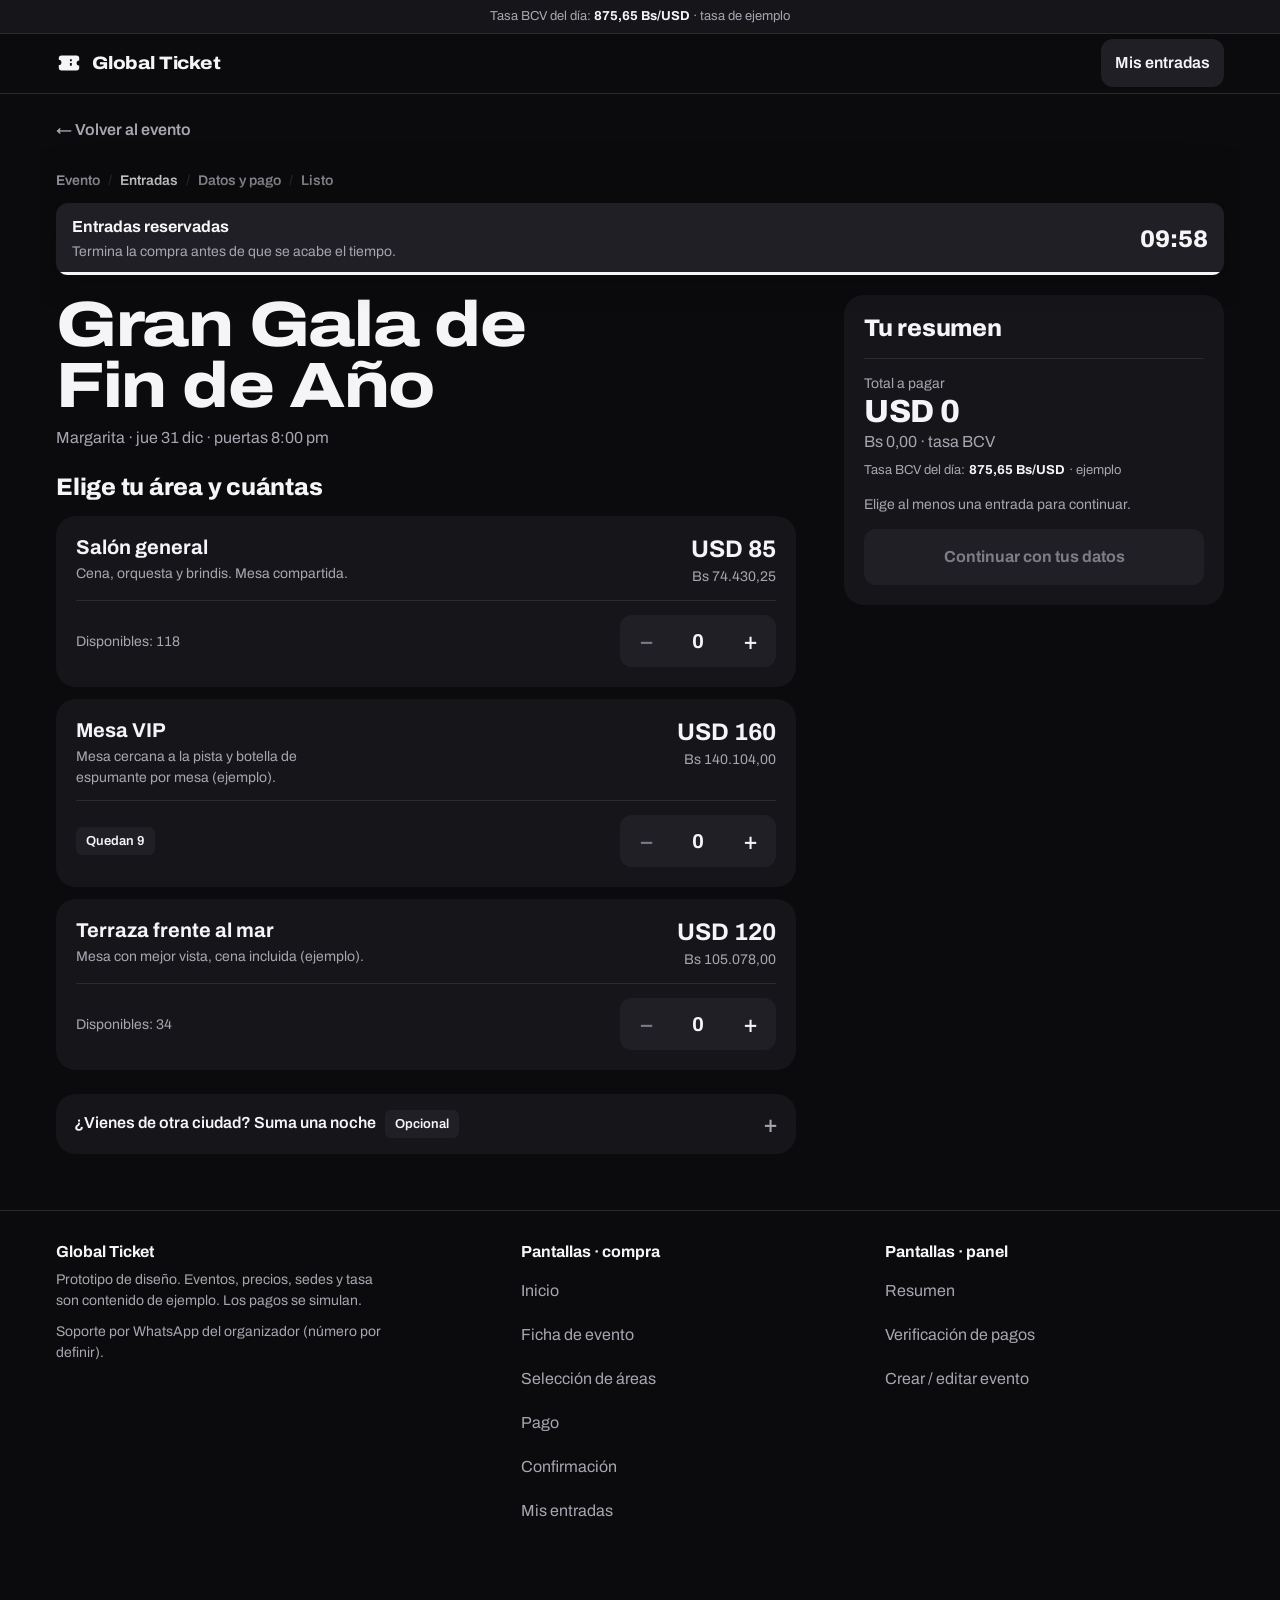
<file: areas.html>
<!doctype html>
<html lang="es-VE">
<head>
<meta charset="utf-8">
<meta name="viewport" content="width=device-width,initial-scale=1">
<meta name="color-scheme" content="dark">
<title>Elige tus entradas · Global Ticket</title>
<link rel="preconnect" href="https://fonts.googleapis.com"><link rel="preconnect" href="https://fonts.gstatic.com" crossorigin>
<link rel="stylesheet" href="https://fonts.googleapis.com/css2?family=Archivo:wdth,wght@62..125,100..900&display=swap">
<link rel="icon" href="data:image/svg+xml,%3Csvg xmlns=%27http://www.w3.org/2000/svg%27 viewBox=%270 0 28 28%27%3E%3Crect width=%2728%27 height=%2728%27 rx=%276%27 fill=%27%233B5BFF%27/%3E%3Cpath d=%27M7 9h14v3a2 2 0 0 0 0 4v3H7v-3a2 2 0 0 0 0-4z%27 fill=%27white%27/%3E%3C/svg%3E">
<link rel="stylesheet" href="css/style.css">
</head>
<body data-nav="areas.html">
<main id="main">
 <div class="wrap">
  <p class="crumb"><a id="back" href="evento.html"><span aria-hidden="true">&larr;</span>&nbsp;Volver al evento</a></p>
  <ol class="steps" aria-label="Pasos de la compra"><li>Evento</li><li aria-current="step">Entradas</li><li>Datos y pago</li><li>Listo</li></ol>
  <div class="timer" id="timer" role="timer" aria-label="Tiempo de reserva"><span><strong>Entradas reservadas</strong><br><span class="small muted">Termina la compra antes de que se acabe el tiempo.</span></span><span class="t" aria-hidden="true">10:00</span><span class="bar2" aria-hidden="true"></span><span class="sr tlive" aria-live="polite"></span></div>
  <div class="callout warn" id="expired" hidden style="margin-bottom:14px"><strong>Tu reserva venció.</strong><span>Liberamos las entradas para otras personas. Puedes reservar de nuevo si aún quedan.</span><button class="btn sec" id="rebook" type="button" style="margin-top:8px;justify-self:start">Reservar de nuevo</button></div>

  <div class="flow">
   <div>
    <h1 id="title"></h1>
    <p class="muted" style="margin:10px 0 24px" id="when"></p>
    <h2 style="margin-bottom:14px">Elige tu área y cuántas</h2>
    <div id="areas"></div>

    <div class="opt-hotel" id="hotelbox">
     <details id="hdet">
      <summary><span>¿Vienes de otra ciudad? Suma una noche <span class="tag" style="margin-left:6px">Opcional</span></span></summary>
      <div class="hb">
       <p id="hnote" class="muted"></p>
       <label class="chk-row"><input type="checkbox" id="hotel"><span><strong id="hname"></strong><br><span class="muted small">Habitación doble con desayuno (ejemplo). Se paga en el mismo pedido.</span></span><span style="text-align:right"><span class="price" id="hprice"></span><br><span class="bsv small" id="hbs"></span></span></label>
       <p class="small muted">Alojamiento en hoteles Tibisay. Precio de ejemplo, por noche. Te contactamos por WhatsApp para confirmar tus fechas de entrada y salida.</p>
      </div>
     </details>
    </div>
   </div>

   <aside class="aside" aria-label="Resumen">
    <div class="sheet" id="summary">
      <h2 style="margin-bottom:10px">Tu resumen</h2>
      <div class="sum" id="lines"></div>
      <div class="sum"><div class="tot"><span class="small muted">Total a pagar</span><div class="big" id="t-usd">USD 0</div><div class="bsv" id="t-ves">Bs 0,00</div><span class="rate-note" id="rate"></span></div></div>
      <p class="small muted" style="margin-top:10px" id="emptymsg">Elige al menos una entrada para continuar.</p>
      <a class="btn block desk-only" id="go" href="checkout.html" style="margin-top:14px" aria-disabled="true">Continuar con tus datos</a>
    </div>
   </aside>
  </div>
 </div>
</main>
<div class="bar mob"><div class="in"><div class="tt"><span class="small muted" id="pb-n">Sin entradas</span><span class="price" id="pb-usd">USD 0</span><span class="bsv small" id="pb-ves"></span></div><a class="btn" id="go2" href="checkout.html" aria-disabled="true">Continuar</a></div></div>
<script src="https://cdn.jsdelivr.net/npm/gsap@3.13.0/dist/gsap.min.js" integrity="sha384-HOvlOYPIs/zjoIkWUGXkVmXsjr8GuZLV+Q+rcPwmJOVZVpvTSXQChiN4t9Euv9Vc" crossorigin="anonymous"></script>
<script src="js/app.js"></script>
<script>
(function(){
  const {currentOrder,usd,bs,toBs,store,$,$$,esc,motion,fmt,RATE,startTimer}=GT;
  const q=new URLSearchParams(location.search);
  if(q.get("e")) store.patch({eventId:q.get("e"),sessionId:q.get("s")});
  const ord0=currentOrder(); if(GT.bounce(ord0))return;
  const {ev,ses,key}=ord0;
  $("#back").href="evento.html?e="+ev.id+"&s="+ses.id;
  $("#title").textContent=ev.title;
  $("#when").textContent=ses.city+" · "+ses.day+(ses.doors?" · puertas "+ses.doors:" · "+ses.start);
  $("#rate").innerHTML="Tasa BCV del día: <b>"+fmt(RATE,2)+" Bs/USD</b> · ejemplo";
  let qty=Object.assign({},ord0.qty);
  const MAX=GT.MAX_ORDER; // máximo por orden, sumando todas las áreas
  $("#areas").innerHTML=ses.areas.map(a=>{const out=a.left===0;return `<article class="area${out?" sold":""}" data-a="${a.id}"><div><h3>${esc(a.name)}</h3>${a.note?`<p class="desc">${esc(a.note)}</p>`:""}</div><div class="pc"><span class="price">${usd(a.usd)}</span><br><span class="bsv small">${bs(toBs(a.usd))}</span></div><div class="row2"><span>${out?`<span class="tag danger">Agotado</span> <button type="button" class="btn sec sm" data-wl-open="${a.id}" aria-expanded="false" style="margin-left:6px">Avísame</button>`:a.left<=15?`<span class="tag">Quedan ${a.left}</span>`:`<span class="small muted">Disponibles: ${a.left}</span>`}</span>${out?"":`<div class="stepper" role="group" aria-label="Cantidad de entradas ${esc(a.name)}"><button type="button" data-d="-1" aria-label="Quitar una entrada ${esc(a.name)}">&minus;</button><output aria-live="polite">0</output><button type="button" data-d="1" aria-label="Añadir una entrada ${esc(a.name)}">+</button></div>`}</div>${out?`<div class="wl-slot" data-wl-slot="${a.id}" hidden style="grid-column:1/-1">${GT.waitlistForm(a.name+" está agotada","wl-"+a.id)}</div>`:""}</article>`}).join("");
  GT.bindWaitlist($("#areas"));
  if(!ses.hotel){$("#hotelbox").hidden=true;store.patch({hotel:false});}
  $("#hname").textContent="Una noche en Tibisay "+ses.city; $("#hprice").textContent="+"+usd(ses.hotel); $("#hbs").textContent="+"+bs(toBs(ses.hotel))+" · tasa BCV";
  $("#hnote").textContent="Entrada + habitación en un solo pago. Si prefieres solo la entrada, ignora esto.";
  $("#hotel").checked=ord0.hotel; if($("#hotel").checked) $("#hdet").open=true;
  let expired=false;
  function render(){
    const tot=Object.values(qty).reduce((t,v)=>t+v,0);
    $$(".area").forEach(el=>{const a=ses.areas.find(x=>x.id===el.dataset.a);const n=qty[a.id]||0;el.classList.toggle("on",n>0);const o=$("output",el);if(!o)return;o.textContent=n;const lim=Math.min(a.left,n+MAX-tot);$('[data-d="-1"]',el).disabled=n<=0||expired;$('[data-d="1"]',el).disabled=n>=lim||expired;});
    store.patch({qty,qtyFor:key,hotel:$("#hotel").checked});
    const o=currentOrder({eventId:ev.id,sessionId:ses.id,qtyFor:key,qty,hotel:$("#hotel").checked}); // de las variables locales: funciona aun sin storage
    $("#lines").innerHTML=o.lines.length?o.lines.map(l=>`<div class="ln"><span>${l.id==="hotel"?"":l.n+" × "}${esc(l.name)}</span><span>${usd(l.sub)}</span></div>`).join("")+`<div class="ln tax"><span>Impuestos (IVA/IGTF)</span><span>Por definir</span></div>`:"";
    const fu=v=>usd(Math.round(v*100)/100), fb=v=>bs(v)+" · tasa BCV";
    GT.countTo($("#t-usd"),o.total,fu); GT.countTo($("#t-ves"),o.totalBs,fb);
    GT.countTo($("#pb-usd"),o.total,fu); GT.countTo($("#pb-ves"),o.totalBs,v=>o.total?fb(v):"");
    $("#pb-n").textContent=o.count?o.count+(o.count===1?" entrada":" entradas"):"Sin entradas";
    const ok=o.count>0&&!expired;
    ["go","go2"].forEach(id=>{const g=$("#"+id);g.setAttribute("aria-disabled",!ok);g.tabIndex=ok?0:-1;});
    $("#emptymsg").hidden=o.count>0&&o.count<MAX;
    $("#emptymsg").textContent=o.count>=MAX?"Máximo "+MAX+" entradas por orden.":"Elige al menos una entrada para continuar.";
  }
  $("#areas").addEventListener("click",e=>{const b=e.target.closest("button[data-d]");if(!b||expired)return;const id=b.closest(".area").dataset.a;qty[id]=Math.max(0,(qty[id]||0)+(+b.dataset.d));render();
    motion(g=>g.fromTo(b.closest(".stepper").querySelector("output"),{scale:1.3},{scale:1,duration:.35,ease:"power3.out"}));});
  $("#areas").addEventListener("click",e=>{const w=e.target.closest("[data-wl-open]");if(!w)return;const slot=$('[data-wl-slot="'+w.dataset.wlOpen+'"]');const open=slot.hidden;slot.hidden=!open;w.setAttribute("aria-expanded",open);if(open)$("input",slot).focus();});
  $("#hotel").addEventListener("change",render);
  ["go","go2"].forEach(id=>$("#"+id).addEventListener("click",e=>{if(e.currentTarget.getAttribute("aria-disabled")==="true"){e.preventDefault();return;}
    // sin almacenamiento la orden no llega a la página de pago: avisar en vez de rebotar en silencio
    if(!store.ok){e.preventDefault();GT.toast("Tu navegador bloquea el almacenamiento de esta página. Actívalo (o sal del modo privado estricto) para continuar con la compra.");}}));
  const timer=startTimer($("#timer"),()=>{expired=true;$("#expired").hidden=false;render();});
  $("#rebook").addEventListener("click",()=>{timer.reset();expired=false;$("#expired").hidden=true;render();$("#title").setAttribute("tabindex","-1");$("#title").focus();});
  render();
  motion(g=>{g.from(".area",{y:22,autoAlpha:0,duration:.55,ease:"power3.out",stagger:.09,clearProps:"all"});g.from("#timer",{y:-10,autoAlpha:0,duration:.45,ease:"power3.out"});});
})();
</script>
</body>
</html>
</file>
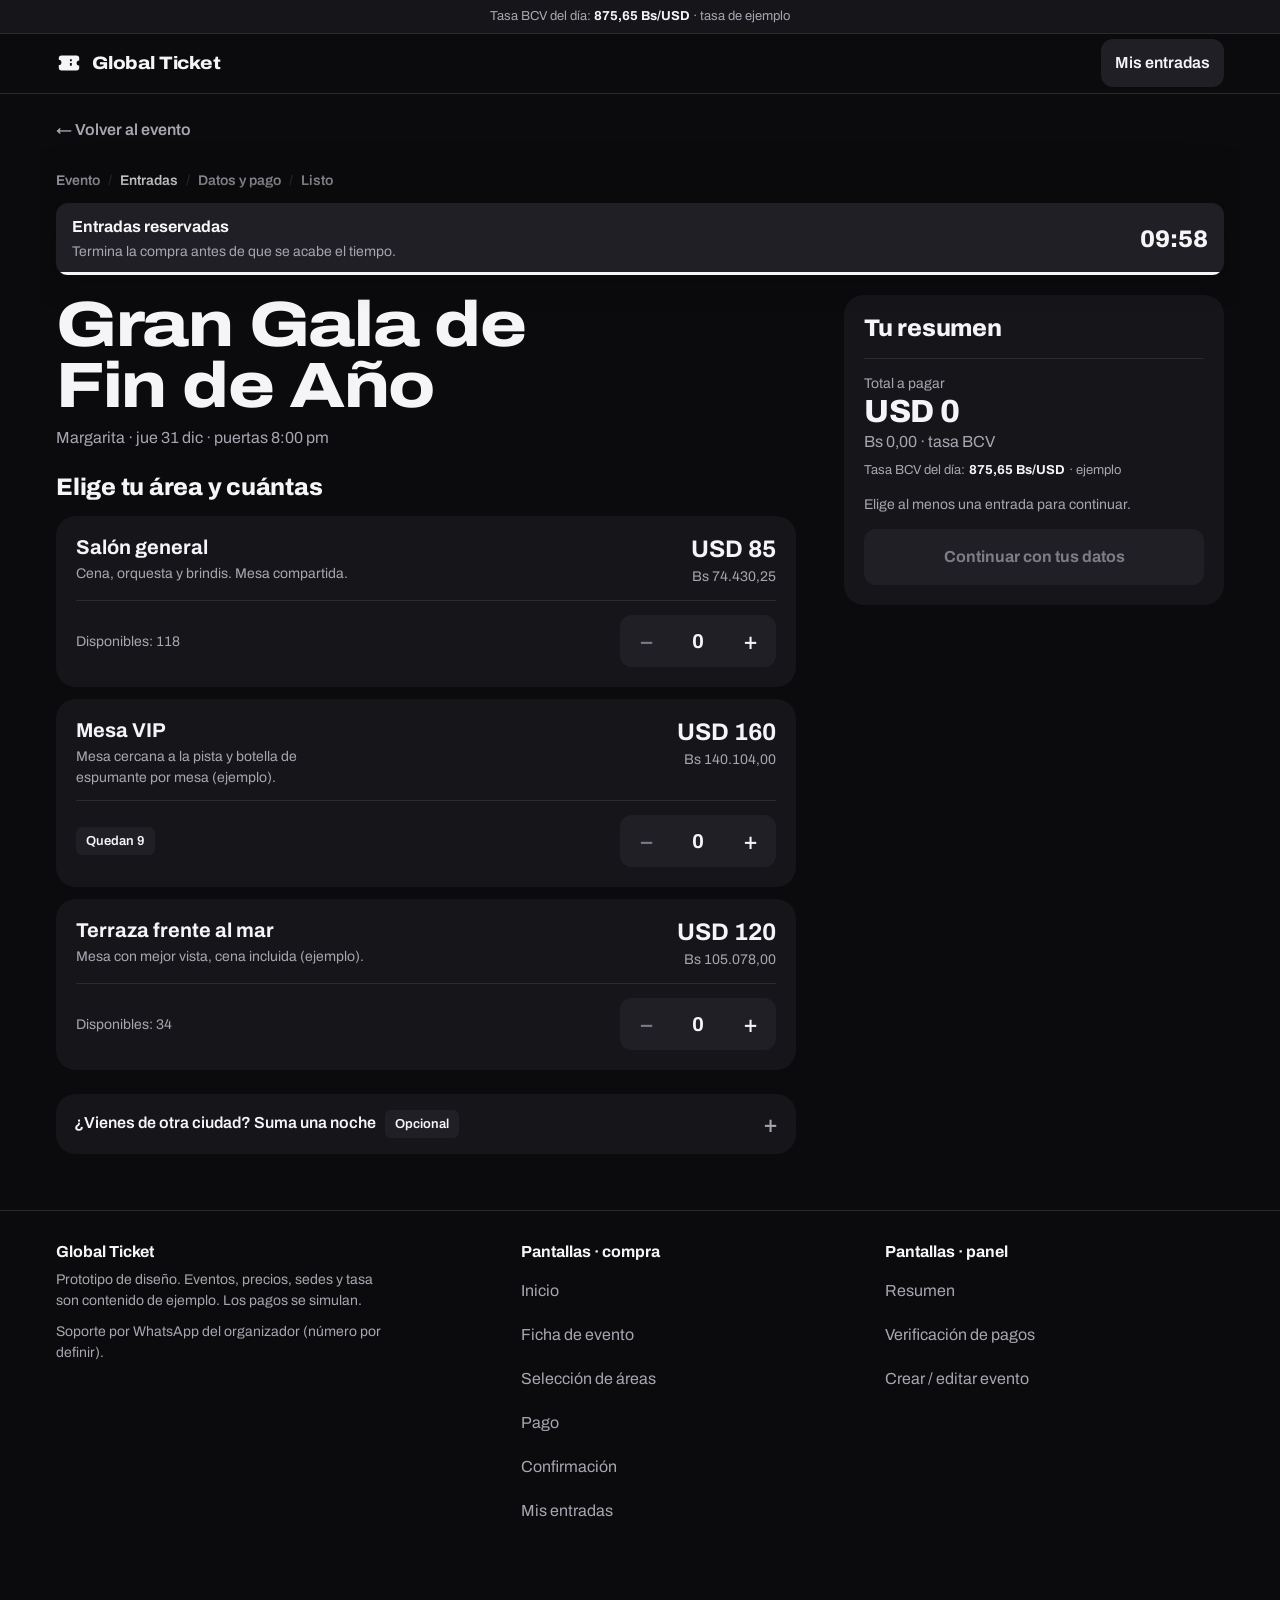
<file: checkout.html>
<!doctype html>
<html lang="es-VE">
<head>
<meta charset="utf-8">
<meta name="viewport" content="width=device-width,initial-scale=1">
<meta name="color-scheme" content="dark">
<title>Datos y pago · Global Ticket</title>
<link rel="preconnect" href="https://fonts.googleapis.com"><link rel="preconnect" href="https://fonts.gstatic.com" crossorigin>
<link rel="stylesheet" href="https://fonts.googleapis.com/css2?family=Archivo:wdth,wght@62..125,100..900&display=swap">
<link rel="icon" href="data:image/svg+xml,%3Csvg xmlns=%27http://www.w3.org/2000/svg%27 viewBox=%270 0 28 28%27%3E%3Crect width=%2728%27 height=%2728%27 rx=%276%27 fill=%27%233B5BFF%27/%3E%3Cpath d=%27M7 9h14v3a2 2 0 0 0 0 4v3H7v-3a2 2 0 0 0 0-4z%27 fill=%27white%27/%3E%3C/svg%3E">
<link rel="stylesheet" href="css/style.css">
</head>
<body data-nav="checkout.html">
<main id="main">
 <div class="wrap">
  <p class="crumb"><a href="areas.html"><span aria-hidden="true">&larr;</span>&nbsp;Cambiar entradas</a></p>
  <ol class="steps" aria-label="Pasos de la compra"><li>Evento</li><li>Entradas</li><li aria-current="step">Datos y pago</li><li>Listo</li></ol>
  <div class="timer" id="timer" role="timer" aria-label="Tiempo de reserva"><span><strong>Entradas reservadas</strong></span><span class="t" aria-hidden="true">10:00</span><span class="bar2" aria-hidden="true"></span><span class="sr tlive" aria-live="polite"></span></div>
  <div class="callout warn" id="expired" hidden style="margin-bottom:14px"><strong>Tu reserva venció.</strong><span>Vuelve a elegir tus entradas para reservarlas otra vez.</span><a class="btn sec" href="areas.html" style="margin-top:8px;justify-self:start">Volver a las entradas</a></div>

  <form class="flow" id="form" novalidate>
   <div>
    <h1>Casi listo</h1>
    <p class="muted" style="margin:10px 0 22px">No necesitas cuenta. Con tu correo y tu WhatsApp te enviamos la entrada.</p>

    <section class="sheet" aria-labelledby="h-datos">
     <h2 id="h-datos" style="margin-bottom:14px">Tus datos</h2>
     <div class="field"><label for="nombre">Nombre y apellido</label><input id="nombre" name="nombre" autocomplete="name" maxlength="80" required aria-describedby="e-nombre"><span class="err" id="e-nombre" role="alert">Escribe tu nombre completo.</span></div>
     <div class="field"><label for="correo">Correo</label><input id="correo" name="correo" type="email" inputmode="email" autocomplete="email" maxlength="120" required aria-describedby="h-correo e-correo"><span class="hint" id="h-correo">Aquí llegan tu entrada y tu factura.</span><span class="err" id="e-correo" role="alert">Escribe un correo válido, por ejemplo nombre@correo.com.</span></div>
     <div class="field" style="margin-bottom:0"><label for="tel">Teléfono (WhatsApp)</label><input id="tel" name="tel" type="tel" inputmode="tel" autocomplete="tel" placeholder="0414 000 0000" maxlength="20" required aria-describedby="h-tel e-tel"><span class="hint" id="h-tel">También te enviamos la entrada por WhatsApp.</span><span class="err" id="e-tel" role="alert">Escribe tu número con código, por ejemplo 0414 000 0000.</span></div>
    </section>

    <section class="sheet" aria-labelledby="h-pago">
     <h2 id="h-pago" style="margin-bottom:6px">¿Cómo pagas?</h2>
     <p class="muted small" style="margin-bottom:14px">Pago Móvil y tarjeta se confirman al instante. Zelle y USDT los revisamos antes de entregarte el QR.</p>
     <fieldset class="method" id="method">
      <legend class="sr">Método de pago</legend>
      <label class="opt"><input type="radio" name="m" value="pm"><span class="rd" aria-hidden="true"></span><span><strong>Pago Móvil</strong><br><span class="muted small">Pagas en Bs · confirmación al instante</span></span></label>
      <div class="mdetail" id="d-pm">
        <div class="field"><label for="pm-banco">Tu banco</label><select id="pm-banco"><option value="">Elige tu banco</option><option>Banco de ejemplo A (0000)</option><option>Banco de ejemplo B (0001)</option><option>Banco de ejemplo C (0002)</option></select></div>
        <div class="fgrid c2"><div class="field"><label for="pm-ci">Cédula</label><input id="pm-ci" autocomplete="off" maxlength="12" placeholder="V-12345678"></div><div class="field"><label for="pm-tel">Teléfono del banco</label><input id="pm-tel" type="tel" inputmode="tel" maxlength="20" placeholder="0414 000 0000"></div></div>
        <p class="small muted">Tu banco te enviará un código por SMS para autorizar el pago. Simulado en este prototipo.</p>
      </div>
      <label class="opt"><input type="radio" name="m" value="tj"><span class="rd" aria-hidden="true"></span><span><strong>Tarjeta</strong><br><span class="muted small">Débito o crédito · pagas en Bs · al instante</span></span></label>
      <div class="mdetail" id="d-tj">
        <div class="field"><label for="tj-n">Número de tarjeta</label><input id="tj-n" inputmode="numeric" autocomplete="cc-number" maxlength="23" placeholder="0000 0000 0000 0000"></div>
        <div class="fgrid c2"><div class="field"><label for="tj-v">Vence</label><input id="tj-v" autocomplete="cc-exp" inputmode="numeric" maxlength="5" placeholder="MM/AA"></div><div class="field"><label for="tj-c">Código de seguridad</label><input id="tj-c" inputmode="numeric" autocomplete="cc-csc" maxlength="4" placeholder="123"></div></div>
        <p class="small muted">Simulado: no guardamos ni enviamos datos de tarjeta.</p>
      </div>
      <label class="opt"><input type="radio" name="m" value="zl"><span class="rd" aria-hidden="true"></span><span><strong>Zelle</strong><br><span class="muted small">Pagas en USD · lo verificamos (hasta 24 h, plazo de ejemplo)</span></span></label>
      <div class="mdetail" id="d-zl">
        <dl class="kv"><dt>Envía a</dt><dd>pagos@globalticket.example</dd><dt>Nombre</dt><dd>Global Ticket C.A. (ejemplo)</dd><dt>Monto exacto</dt><dd class="zmonto"></dd></dl>
        <div class="field"><label for="zl-ref">Referencia de la transferencia</label><input id="zl-ref" maxlength="40" placeholder="Ej.: ZL8842199"></div>
        <div class="field" style="margin-bottom:0"><label for="zl-file">Comprobante (captura o PDF)</label><input id="zl-file" type="file" accept="image/*,.pdf" aria-describedby="h-zf"><span class="hint" id="h-zf">Foto o captura donde se vea el monto y la referencia.</span></div>
      </div>
      <label class="opt"><input type="radio" name="m" value="us"><span class="rd" aria-hidden="true"></span><span><strong>USDT (Binance)</strong><br><span class="muted small">Pagas en USDT · lo verificamos (hasta 24 h, plazo de ejemplo)</span></span></label>
      <div class="mdetail" id="d-us">
        <dl class="kv"><dt>Red</dt><dd>TRON (TRC20)</dd><dt>Dirección</dt><dd>TEjemploDireccionUSDT000000000000 (ejemplo)</dd><dt>Monto exacto</dt><dd class="zmonto"></dd></dl>
        <p class="small muted" style="margin-bottom:12px">1 USDT se toma como 1 USD. No se usa la tasa P2P.</p>
        <div class="field"><label for="us-ref">ID de la transacción (TxID) o referencia</label><input id="us-ref" maxlength="100" placeholder="Pega aquí el TxID"></div>
        <div class="field" style="margin-bottom:0"><label for="us-file">Comprobante (captura o PDF)</label><input id="us-file" type="file" accept="image/*,.pdf"></div>
      </div>
     </fieldset>
     <span class="err" id="e-method" role="alert" style="margin-top:10px">Elige cómo vas a pagar.</span>
     <span class="err" id="e-det" role="alert" style="margin-top:10px">Completa los datos de tu método de pago.</span>
    </section>
    <p class="small muted" style="margin-top:16px">Al pagar aceptas la <a href="#pol">política de reembolso</a> que ves en el resumen.</p>
   </div>

   <aside class="aside" aria-label="Resumen del pedido">
    <div class="sheet" id="summary">
      <h2 id="evt" style="margin-bottom:4px"></h2>
      <p class="muted small" style="margin-bottom:10px" id="evw"></p>
      <div class="sum" id="lines"></div>
      <div class="sum"><div class="tot">
        <span class="small muted">Total</span>
        <div class="big" id="t-usd"></div>
        <div class="bsv" id="t-ves"></div>
        <span class="rate-note" id="rate"></span>
        <p class="small muted" style="margin-top:6px">Esta tasa queda guardada en tu orden. Si el dólar sube mañana, tu precio no cambia.</p>
      </div></div>
      <p class="callout info" id="pagas" style="margin-top:14px"></p>
      <button class="btn block desk-only" id="pay" type="submit" style="margin-top:14px">Pagar</button>
      <div id="pol" style="margin-top:16px"><strong>Reembolso</strong><p class="small muted" id="refund"></p></div>
    </div>
   </aside>
   <div class="bar mob" style="grid-column:1/-1"><div class="in"><div class="tt"><span class="small muted">Total</span><span class="price" id="pb-usd"></span><span class="bsv small" id="pb-ves"></span></div><button class="btn" id="pay2" type="submit">Pagar</button></div></div>
  </form>
 </div>
</main>
<script src="https://cdn.jsdelivr.net/npm/gsap@3.13.0/dist/gsap.min.js" integrity="sha384-HOvlOYPIs/zjoIkWUGXkVmXsjr8GuZLV+Q+rcPwmJOVZVpvTSXQChiN4t9Euv9Vc" crossorigin="anonymous"></script>
<script src="js/app.js"></script>
<script>
(function(){
  const {currentOrder,usd,bs,store,$,$$,esc,motion,fmt,RATE,startTimer,REFUND}=GT;
  const o=currentOrder();
  if(GT.bounce(o))return;
  if(!o.count){location.replace("areas.html");return;} // sin entradas elegidas no hay nada que pagar
  $("#evt").textContent=o.ev.title; $("#evw").textContent=o.ses.city+" · "+o.ses.day;
  $("#lines").innerHTML=o.lines.map(l=>`<div class="ln"><span>${l.id==="hotel"?"":l.n+" × "}${esc(l.name)}</span><span>${usd(l.sub)}</span></div>`).join("")+`<div class="ln tax"><span>Impuestos (IVA/IGTF)</span><span>Por definir</span></div>`;
  $("#t-usd").textContent=usd(o.total); $("#t-ves").textContent=bs(o.totalBs)+" · tasa BCV";
  $("#rate").innerHTML="Tasa BCV del día: <b>"+fmt(RATE,2)+" Bs/USD</b> · ejemplo";
  $("#refund").textContent=REFUND[o.ev.refund];
  $$(".zmonto").forEach(e=>e.textContent=usd(o.total)+(e.closest("#d-us")?" (USDT)":""));
  let expired=false;
  startTimer($("#timer"),()=>{expired=true;$("#expired").hidden=false;});
  const method=()=>{const c=$("input[name=m]:checked");return c&&c.value;};
  function label(){
    const m=method(); let pagas,btn;
    if(m==="pm"||m==="tj"){pagas=`Pagas <strong>${bs(o.totalBs)}</strong> (${usd(o.total)} a ${fmt(RATE,2)} Bs/USD).`;btn="Pagar "+bs(o.totalBs);}
    else if(m==="zl"||m==="us"){pagas=`Pagas <strong>${usd(o.total)}${m==="us"?" en USDT":""}</strong>. Lo verificamos y te avisamos por correo y WhatsApp.`;btn="Enviar comprobante";}
    else {pagas=`Elige un método para ver cuánto pagas. Total: <strong>${usd(o.total)}</strong> o <strong>${bs(o.totalBs)}</strong>.`;btn="Pagar";}
    $("#pagas").innerHTML="<span>"+pagas+"</span>"; $("#pay").textContent=btn; $("#pay2").textContent=btn;
    $("#pb-usd").textContent=usd(o.total); $("#pb-ves").textContent=bs(o.totalBs)+" · tasa BCV";
  }
  function showDetail(){
    $$(".mdetail").forEach(d=>d.classList.remove("on"));
    const d=$("#d-"+method()); if(d) d.classList.add("on");
    return d;
  }
  // solo el cambio de método: los campos de detalle también están dentro del fieldset y disparan "change"
  $("#method").addEventListener("change",e=>{
    if(e.target.name!=="m")return;
    const d=showDetail();
    $("#e-method").classList.remove("on"); $("#e-det").classList.remove("on"); label();
    motion(g=>g.from(d,{autoAlpha:0,y:-8,duration:.35,ease:"power3.out"}));
  });
  // al volver con "atrás" el navegador restaura el radio marcado después de este script: sincronizar al cargar
  showDetail(); addEventListener("pageshow",()=>{showDetail();label();});
  $("#expired a").addEventListener("click",()=>store.patch({deadline:null})); // reserva nueva al volver a las entradas
  function bad(id,cond){const el=$("#"+id);el.setAttribute("aria-invalid",cond);const er=$("#e-"+id);if(er)er.classList.toggle("on",cond);return cond;}
  const val=id=>$("#"+id).value.trim();
  // teléfono venezolano: 0414…/0212… (11 dígitos) o +58… (12); se aceptan espacios, guiones, puntos y paréntesis
  const phone=v=>/^\+?[\d\s().-]+$/.test(v)&&/^(0\d{10}|58\d{10})$/.test(v.replace(/\D/g,""));
  // nombre: al menos dos palabras de letras (acentos, ñ, guion, apóstrofo recto o tipográfico)
  const name=v=>/^\p{L}[\p{L}\p{M}'’.-]*(\s+\p{L}[\p{L}\p{M}'’.-]*)+$/u.test(v.normalize("NFC"));
  const luhn=n=>{let t=0;[...n].reverse().forEach((c,i)=>{let d=+c;if(i%2){d*=2;if(d>9)d-=9;}t+=d;});return t%10===0;};
  function expOk(v){const m=/^(\d{2})\s*\/?\s*(\d{2})$/.exec(v);if(!m||+m[1]<1||+m[1]>12)return false;return "20"+m[2]+"-"+m[1]>=GT.TODAY.slice(0,7);}
  let sent=false;
  $("#form").addEventListener("submit",e=>{
    e.preventDefault();
    if(sent)return;
    if(expired){$("#expired").scrollIntoView({block:"center"});$("#expired a").focus();return;}
    $$(".mdetail [aria-invalid]").forEach(x=>x.removeAttribute("aria-invalid"));
    const errs=[bad("nombre",!name(val("nombre"))),bad("correo",!/^[^@\s]+@[^@\s]+\.[a-z]{2,}$/i.test(val("correo"))),bad("tel",!phone(val("tel")))];
    const m=method(); let det=[];
    $("#e-method").classList.toggle("on",!m);
    const chk=(id,ok)=>{if(!ok){det.push(id);bad(id,true);}};
    if(m==="pm"){chk("pm-banco",!!$("#pm-banco").value);chk("pm-ci",/^[VE]?-?\d{6,9}$/i.test(val("pm-ci").replace(/[\s.]/g,"")));chk("pm-tel",phone(val("pm-tel")));}
    if(m==="tj"){const n=val("tj-n").replace(/[\s-]/g,"");chk("tj-n",/^\d{13,19}$/.test(n)&&luhn(n));chk("tj-v",expOk(val("tj-v")));chk("tj-c",/^\d{3,4}$/.test(val("tj-c")));}
    if(m==="zl"){chk("zl-ref",!!val("zl-ref"));chk("zl-file",$("#zl-file").files.length>0);}
    if(m==="us"){chk("us-ref",!!val("us-ref"));chk("us-file",$("#us-file").files.length>0);}
    $("#e-det").classList.toggle("on",det.length>0);
    if(errs.some(Boolean)||!m||det.length){const f=$("[aria-invalid=true]")||$("input[name=m]");f.scrollIntoView({block:"center"});f.focus();return;}
    sent=true; $$("#pay,#pay2").forEach(b=>b.disabled=true);
    // código único en la sesión y fuera del rango de los datos de ejemplo (48xxx)
    const seq=(store.get().seq||0)+1, code="GT-"+(61000+seq*7+Math.floor(Math.random()*7));
    const estado=(m==="zl"||m==="us")?"verificacion":"confirmada", buyer={nombre:val("nombre"),correo:val("correo"),tel:val("tel")};
    // la orden pagada queda congelada (líneas, total, tasa, sede) y la reserva se limpia: volver atrás no cobra dos veces
    const S=o.ses, paid={eventId:o.ev.id,sessionId:S.id,ses:{city:S.city,day:S.day,doors:S.doors,start:S.start,venue:S.venue},lines:o.lines,total:o.total,count:o.count,buyer,method:m,orderCode:code,rate:RATE,estado};
    const prev=store.get().orders;
    store.patch({buyer,paid,seq,orders:[paid].concat(Array.isArray(prev)?prev:[]).slice(0,10),qty:{},hotel:false,deadline:null});
    location.replace("confirmacion.html?estado="+estado);
  });
  label();
  motion(g=>g.from(".sheet",{y:22,autoAlpha:0,duration:.55,ease:"power3.out",stagger:.1,clearProps:"all"}));
})();
</script>
</body>
</html>
</file>
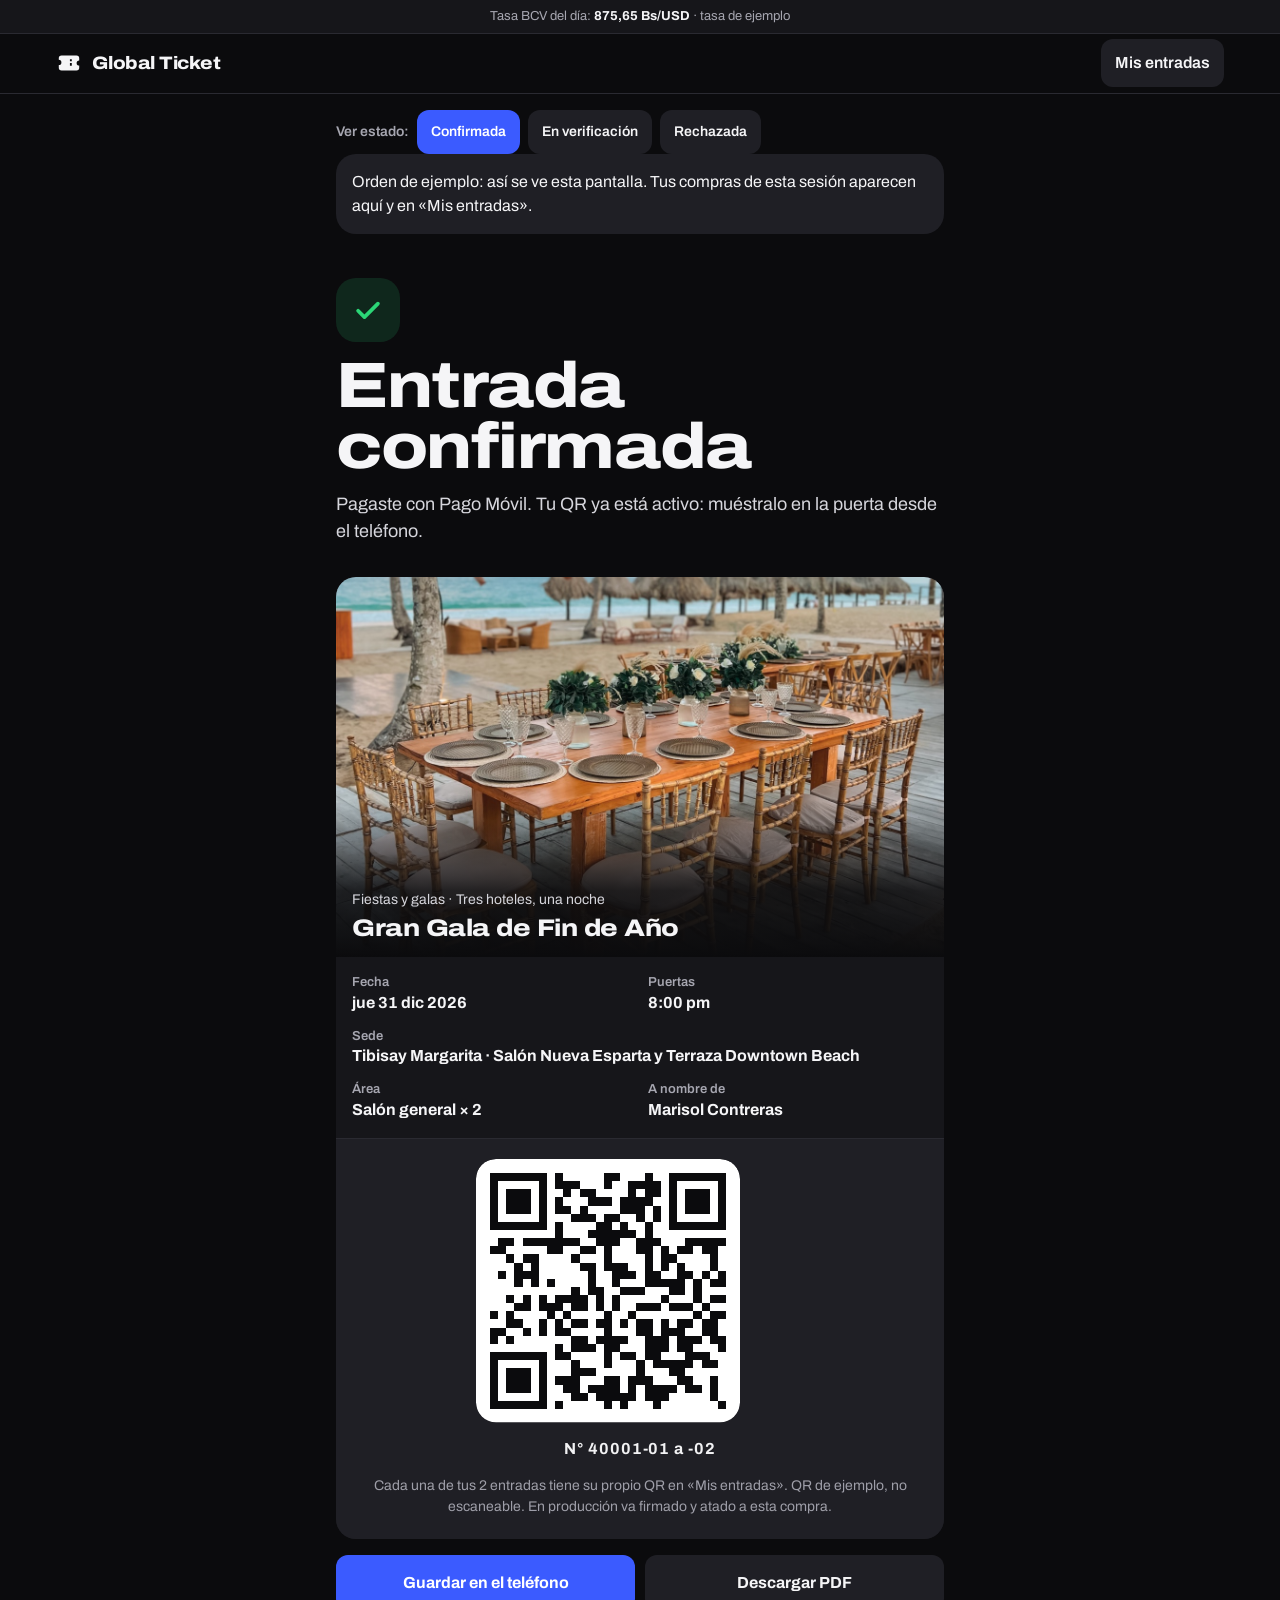
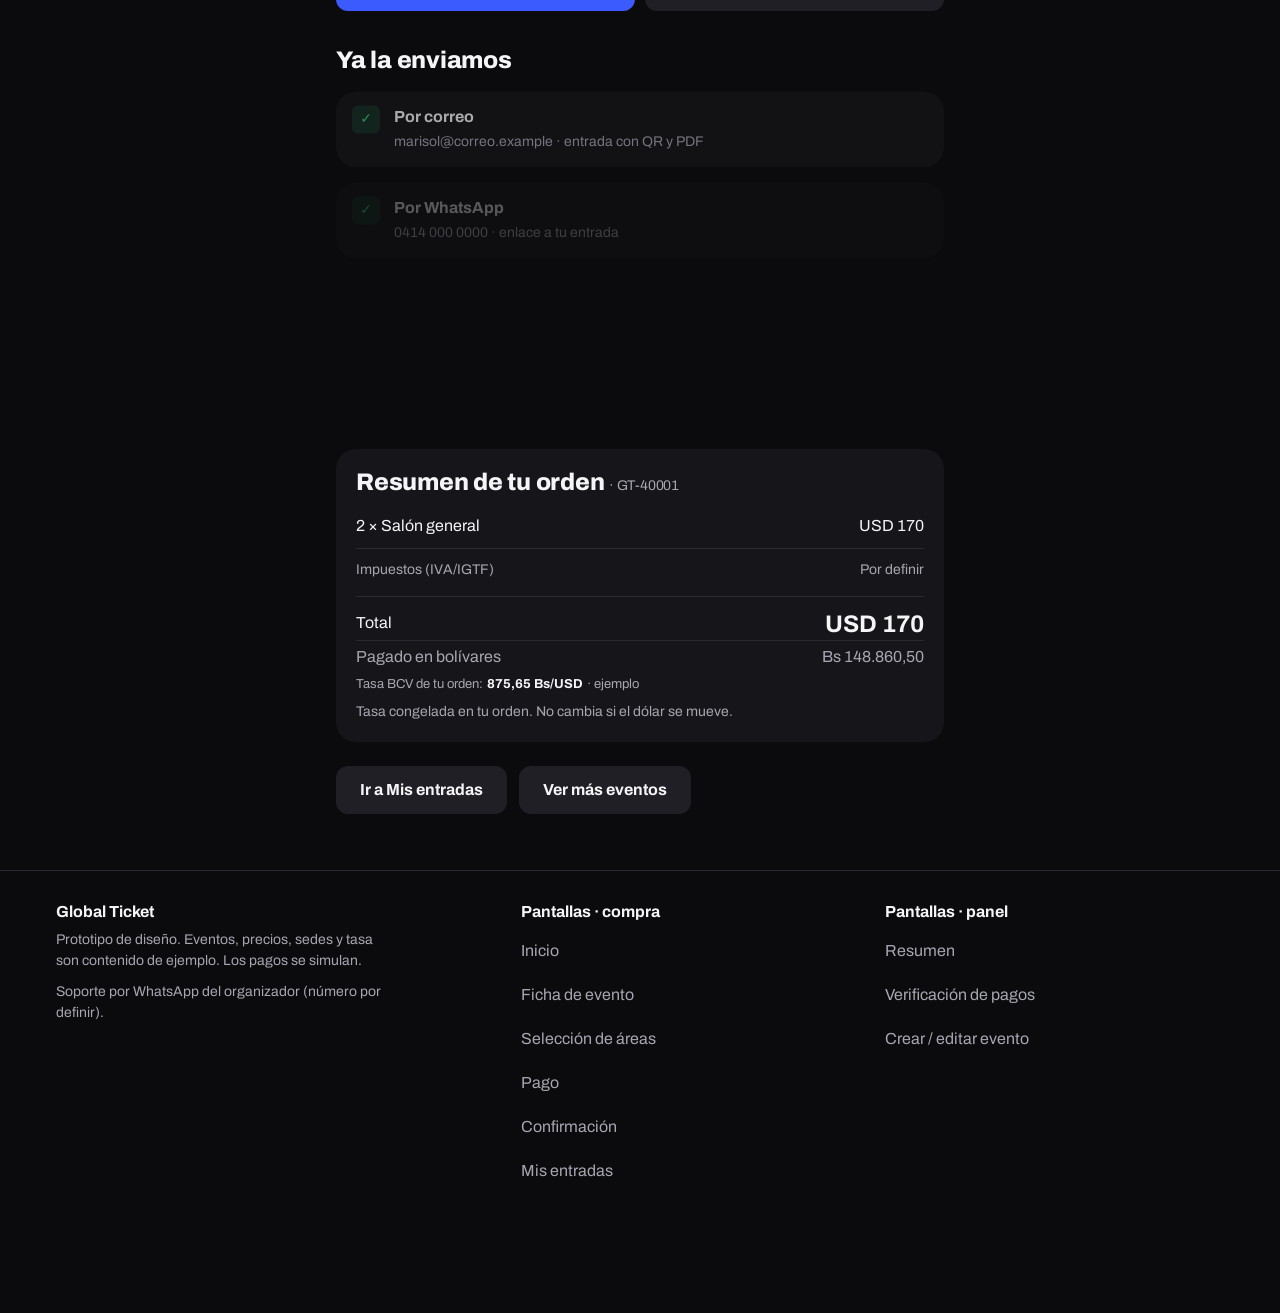
<file: confirmacion.html>
<!doctype html>
<html lang="es-VE">
<head>
<meta charset="utf-8">
<meta name="viewport" content="width=device-width,initial-scale=1">
<meta name="color-scheme" content="dark">
<title>Tu compra · Global Ticket</title>
<link rel="preconnect" href="https://fonts.googleapis.com"><link rel="preconnect" href="https://fonts.gstatic.com" crossorigin>
<link rel="stylesheet" href="https://fonts.googleapis.com/css2?family=Archivo:wdth,wght@62..125,100..900&display=swap">
<link rel="icon" href="data:image/svg+xml,%3Csvg xmlns=%27http://www.w3.org/2000/svg%27 viewBox=%270 0 28 28%27%3E%3Crect width=%2728%27 height=%2728%27 rx=%276%27 fill=%27%233B5BFF%27/%3E%3Cpath d=%27M7 9h14v3a2 2 0 0 0 0 4v3H7v-3a2 2 0 0 0 0-4z%27 fill=%27white%27/%3E%3C/svg%3E">
<link rel="stylesheet" href="css/style.css">
</head>
<body data-nav="confirmacion.html">
<main id="main">
 <div class="wrap narrow">
  <nav class="demo-switch" aria-label="Estado de la compra (solo prototipo)"><span>Ver estado:</span><a href="?estado=confirmada&amp;demo=1" data-s="confirmada">Confirmada</a><a href="?estado=verificacion&amp;demo=1" data-s="verificacion">En verificación</a><a href="?estado=rechazada&amp;demo=1" data-s="rechazada">Rechazada</a></nav>
  <section class="conf-head" aria-live="polite">
    <span class="sico" id="sico"><svg viewBox="0 0 24 24" aria-hidden="true" id="sv"></svg></span>
    <h1 id="h1"></h1>
    <p id="lede" style="font-size:1.125rem;color:var(--text-soft)"></p>
  </section>

  <div class="callout warn" id="deadline" hidden><strong id="dl-t"></strong><span id="dl-s"></span></div>

  <div class="pass" id="pass">
    <div class="pass-ph" id="ptop">
      <div id="p-ph"></div>
      <div class="over"><p class="small" id="p-cat"></p><h2 id="p-title"></h2></div>
    </div>
    <dl>
      <div><dt>Fecha</dt><dd id="p-date"></dd></div>
      <div><dt>Puertas</dt><dd id="p-doors"></dd></div>
      <div class="wide"><dt>Sede</dt><dd id="p-venue"></dd></div>
      <div><dt>Área</dt><dd id="p-area"></dd></div>
      <div><dt>A nombre de</dt><dd id="p-name"></dd></div>
    </dl>
    <div class="pass-q" id="pstub">
      <div id="qrbox"></div>
      <p class="serial" id="serial"></p>
      <p class="small muted" id="qrnote"></p>
    </div>
  </div>

  <div class="actions" id="actions">
    <button class="btn" type="button" id="b-save">Guardar en el teléfono</button>
    <button class="btn sec" type="button" id="b-pdf">Descargar PDF</button>
  </div>

  <h2 style="margin:36px 0 12px" id="h-next"></h2>
  <ul class="delivery" id="delivery"></ul>

  <div class="sheet" style="margin-top:28px" id="sum">
    <h2 style="margin-bottom:8px">Resumen de tu orden <span class="muted small" style="font-weight:400" id="ocode"></span></h2>
    <div class="sum" id="lines"></div>
    <div class="sum"><div class="tot"><div class="ln" style="padding:0"><span>Total</span><span class="price" id="t-usd"></span></div><div class="ln" style="padding:4px 0 0"><span class="muted" id="t-lbl"></span><span class="bsv" id="t-ves"></span></div><span class="rate-note" id="rate"></span><p class="small muted">Tasa congelada en tu orden. No cambia si el dólar se mueve.</p></div></div>
  </div>
  <p style="margin-top:24px;display:flex;gap:12px;flex-wrap:wrap"><a class="btn sec" href="mis-entradas.html">Ir a Mis entradas</a><a class="btn sec" href="index.html">Ver más eventos</a></p>
 </div>
</main>
<script src="https://cdn.jsdelivr.net/npm/gsap@3.13.0/dist/gsap.min.js" integrity="sha384-HOvlOYPIs/zjoIkWUGXkVmXsjr8GuZLV+Q+rcPwmJOVZVpvTSXQChiN4t9Euv9Vc" crossorigin="anonymous"></script>
<script src="js/app.js"></script>
<script>
(function(){
  const {currentOrder,usd,bs,toBs,store,$,$$,esc,motion,fmt,RATE,qrSVG,toast,artHTML}=GT;
  // la orden pagada en checkout; si se llega directo (pantalla de demo), una orden de ejemplo coherente
  // el selector de estado (solo prototipo) siempre muestra la orden de ejemplo, nunca reescribe una compra real
  const d0=currentOrder({eventId:"gala",sessionId:"mgta",qtyFor:"gala/mgta",qty:{gen:2}});
  const DEMO={eventId:"gala",ses:d0.ses,lines:d0.lines,buyer:{nombre:"Marisol Contreras",correo:"marisol@correo.example",tel:"0414 000 0000"},orderCode:"GT-40001"};
  const qs=new URLSearchParams(location.search);
  let o=qs.get("demo")?null:GT.paidOrder(store.get().paid), demo=!o;
  if(demo) o=GT.paidOrder(DEMO);
  const paid=o.p;
  if(demo) $(".demo-switch").insertAdjacentHTML("afterend",'<p class="callout info" style="margin-bottom:16px">Orden de ejemplo: así se ve esta pantalla. Tus compras de esta sesión aparecen aquí y en «Mis entradas».</p>');
  const ST=["confirmada","verificacion","rechazada"], qst=qs.get("estado");
  const st=demo?(ST.includes(qst)?qst:"confirmada"):(ST.includes(paid.estado)?paid.estado:"confirmada"); // una compra real muestra su propio estado
  $$(".demo-switch a").forEach(a=>{if(a.dataset.s===st)a.setAttribute("aria-current","true");});
  const b=paid.buyer||DEMO.buyer;
  const sm=paid.method;
  const m=st==="confirmada"?((sm==="pm"||sm==="tj")?sm:"pm"):((sm==="zl"||sm==="us")?sm:"zl");
  const code=paid.orderCode, rate=RATE;
  const tickets=o.lines.filter(l=>l.id!=="hotel");
  const serial="N° "+code.replace("GT-","")+"-01"+(o.count>1?" a -"+String(o.count).padStart(2,"0"):"");
  const MN={pm:"Pago Móvil",tj:"Tarjeta",zl:"Zelle",us:"USDT (Binance)"};
  $("#p-ph").innerHTML=artHTML(o.ev,"r1610");
  $("#p-cat").textContent=o.ev.cat+" · "+o.ev.tag;
  $("#p-title").textContent=o.ev.title;
  $("#p-date").textContent=o.ses.day+" 2026"; $("#p-doors").textContent=o.ses.doors||o.ses.start;
  $("#p-venue").textContent=o.ses.venue; $("#p-area").textContent=tickets.map(l=>l.name+" × "+l.n).join(", "); $("#p-name").textContent=b.nombre;
  $("#ocode").textContent="· "+code;
  $("#lines").innerHTML=o.lines.map(l=>`<div class="ln"><span>${l.id==="hotel"?"":l.n+" × "}${esc(l.name)}</span><span>${usd(l.sub)}</span></div>`).join("")+`<div class="ln tax"><span>Impuestos (IVA/IGTF)</span><span>Por definir</span></div>`;
  $("#t-usd").textContent=usd(o.total);
  const inBs=(m==="pm"||m==="tj");
  $("#t-lbl").textContent=inBs?"Pagado en bolívares":"Equivalente en bolívares";
  $("#t-ves").textContent=bs(o.totalBs);
  $("#rate").innerHTML="Tasa BCV de tu orden: <b>"+fmt(rate,2)+" Bs/USD</b> · ejemplo";
  const when=new Date(Date.now()+24*3600*1000);
  const wtxt=new Intl.DateTimeFormat("es-VE",{weekday:"long",day:"numeric",month:"long",hour:"numeric",minute:"2-digit"}).format(when);
  const SV={ok:'<path d="M5 12.5l4.5 4.5L19 7.5"/>',pending:'<circle cx="12" cy="12" r="8.5"/><path d="M12 7.5V12l3 2"/>',danger:'<path d="M7 7l10 10M17 7L7 17"/>'};
  function setStatus(k){const s=$("#sico");s.className="sico "+k;$("#sv").innerHTML=SV[k];}
  const ds=$("#delivery");
  const li=(ic,t,s,cls)=>`<li><span class="ic ${cls||""}" aria-hidden="true">${ic}</span><span><strong>${t}</strong><br><span class="muted small">${s}</span></span></li>`;
  if(st==="confirmada"){
    setStatus("ok");
    $("#h1").textContent="Entrada confirmada";
    $("#lede").textContent="Pagaste con "+MN[m]+". Tu QR ya está activo: muéstralo en la puerta desde el teléfono.";
    $("#qrbox").innerHTML='<div class="qr" id="qr">'+qrSVG(serial)+'</div>'; $("#serial").textContent=serial;
    $("#qrnote").textContent=(o.count>1?"Cada una de tus "+o.count+" entradas tiene su propio QR en «Mis entradas». ":"")+"QR de ejemplo, no escaneable. En producción va firmado y atado a esta compra.";
    $("#h-next").textContent="Ya la enviamos";
    ds.innerHTML=li("✓","Por correo",esc(b.correo)+" · entrada con QR y PDF")+li("✓","Por WhatsApp",esc(b.tel)+" · enlace a tu entrada")+li("✓","Factura por correo","Llega al mismo correo, como en cualquier compra en línea.")+li("✓","En «Mis entradas»","Con el enlace del correo la abres sin contraseña, aun sin señal si ya la guardaste.");
  } else if(st==="verificacion"){
    setStatus("pending");
    $("#h1").textContent="En verificación";
    $("#lede").textContent="Recibimos tu comprobante de "+MN[m]+" y lo estamos revisando. Tu lugar está apartado mientras tanto.";
    $("#deadline").hidden=false; $("#dl-t").textContent="Te respondemos a más tardar el "+wtxt;
    $("#dl-s").textContent="Plazo de ejemplo: normalmente menos de 2 horas en horario de taquilla, máximo 24 h. Aviso por correo y WhatsApp apenas se apruebe.";
    $("#qrbox").innerHTML='<div class="qr locked">El QR se activa cuando aprobemos tu pago</div>'; $("#serial").textContent=serial+" · pendiente";
    $("#qrnote").textContent="Mientras tanto no necesitas hacer nada más.";
    $("#actions").hidden=true;
    $("#h-next").textContent="Qué sigue";
    ds.innerHTML=`<li style="display:block;padding:18px 16px"><ol class="timeline"><li><span class="dot done"></span><span><strong>Comprobante recibido</strong><br><span class="muted small">Referencia y captura guardadas.</span></span></li><li><span class="dot now"></span><span><strong>Revisión del pago</strong><br><span class="muted small">Alguien del equipo compara monto y referencia. Estás aquí.</span></span></li><li><span class="dot"></span><span><strong>Aprobado: te llega el QR</strong><br><span class="muted small">Por correo y WhatsApp, junto con tu factura.</span></span></li></ol></li>`+li("!","Si hay un problema","Te escribimos con el motivo y qué hacer. Tu lugar sigue apartado 2 horas más.","wait");
  } else {
    setStatus("danger");
    $("#h1").textContent="Pago rechazado";
    $("#lede").textContent="El monto del comprobante ("+usd(Math.max(1,o.total-5))+") no coincide con el total de tu orden ("+usd(o.total)+"). No se cobró nada de más.";
    $("#qrbox").innerHTML='<div class="qr locked">Sin QR: pago no aprobado</div>'; $("#serial").textContent=serial+" · sin activar";
    $("#qrnote").textContent="Tu lugar sigue apartado por 2 horas.";
    $("#actions").innerHTML='<a class="btn" href="checkout.html">Corregir el pago</a><a class="btn sec" href="areas.html">Cambiar entradas</a>';
    $("#h-next").textContent="Tienes dos opciones";
    ds.innerHTML=li("1","Reenvía el comprobante correcto","Con el monto completo de "+usd(o.total)+" y la misma referencia.","bad")+li("2","Paga con Pago Móvil o tarjeta","Se confirman al instante y recibes el QR en el momento.","bad");
  }
  $("#b-save")&&$("#b-save").addEventListener("click",()=>toast("Guardada. Ahora la ves en «Mis entradas» aun sin señal."));
  $("#b-pdf")&&$("#b-pdf").addEventListener("click",()=>toast("PDF de ejemplo: en producción se descarga aquí."));

  // Momento firmado: el estado se resuelve y el QR se revela de abajo hacia arriba.
  motion(g=>{
    const tl=g.timeline({defaults:{ease:"power3.out"}});
    tl.from("#sico",{scale:.7,autoAlpha:0,duration:.45,ease:"back.out(1.6)"})
      .from("#sico path,#sico circle",{strokeDashoffset:40,strokeDasharray:40,duration:.55,ease:"power2.out",stagger:.1},"<.1")
      .from(".conf-head h1,.conf-head p",{y:18,autoAlpha:0,duration:.6,stagger:.08},"<.15")
      .from("#pass",{y:36,autoAlpha:0,duration:.7,ease:"power4.out"},"<.1");
    if($("#qr")) tl.fromTo("#qr",{clipPath:"inset(0 0 100% 0 round 20px)"},{clipPath:"inset(0 0 0% 0 round 20px)",duration:.9,ease:"expo.out"},">-.15")
                   .from("#serial,#qrnote",{autoAlpha:0,y:8,duration:.4,stagger:.05},"<.5");
    tl.from("#delivery > li",{y:14,autoAlpha:0,duration:.45,stagger:.07},"-=.3");
  });
})();
</script>
</body>
</html>
</file>
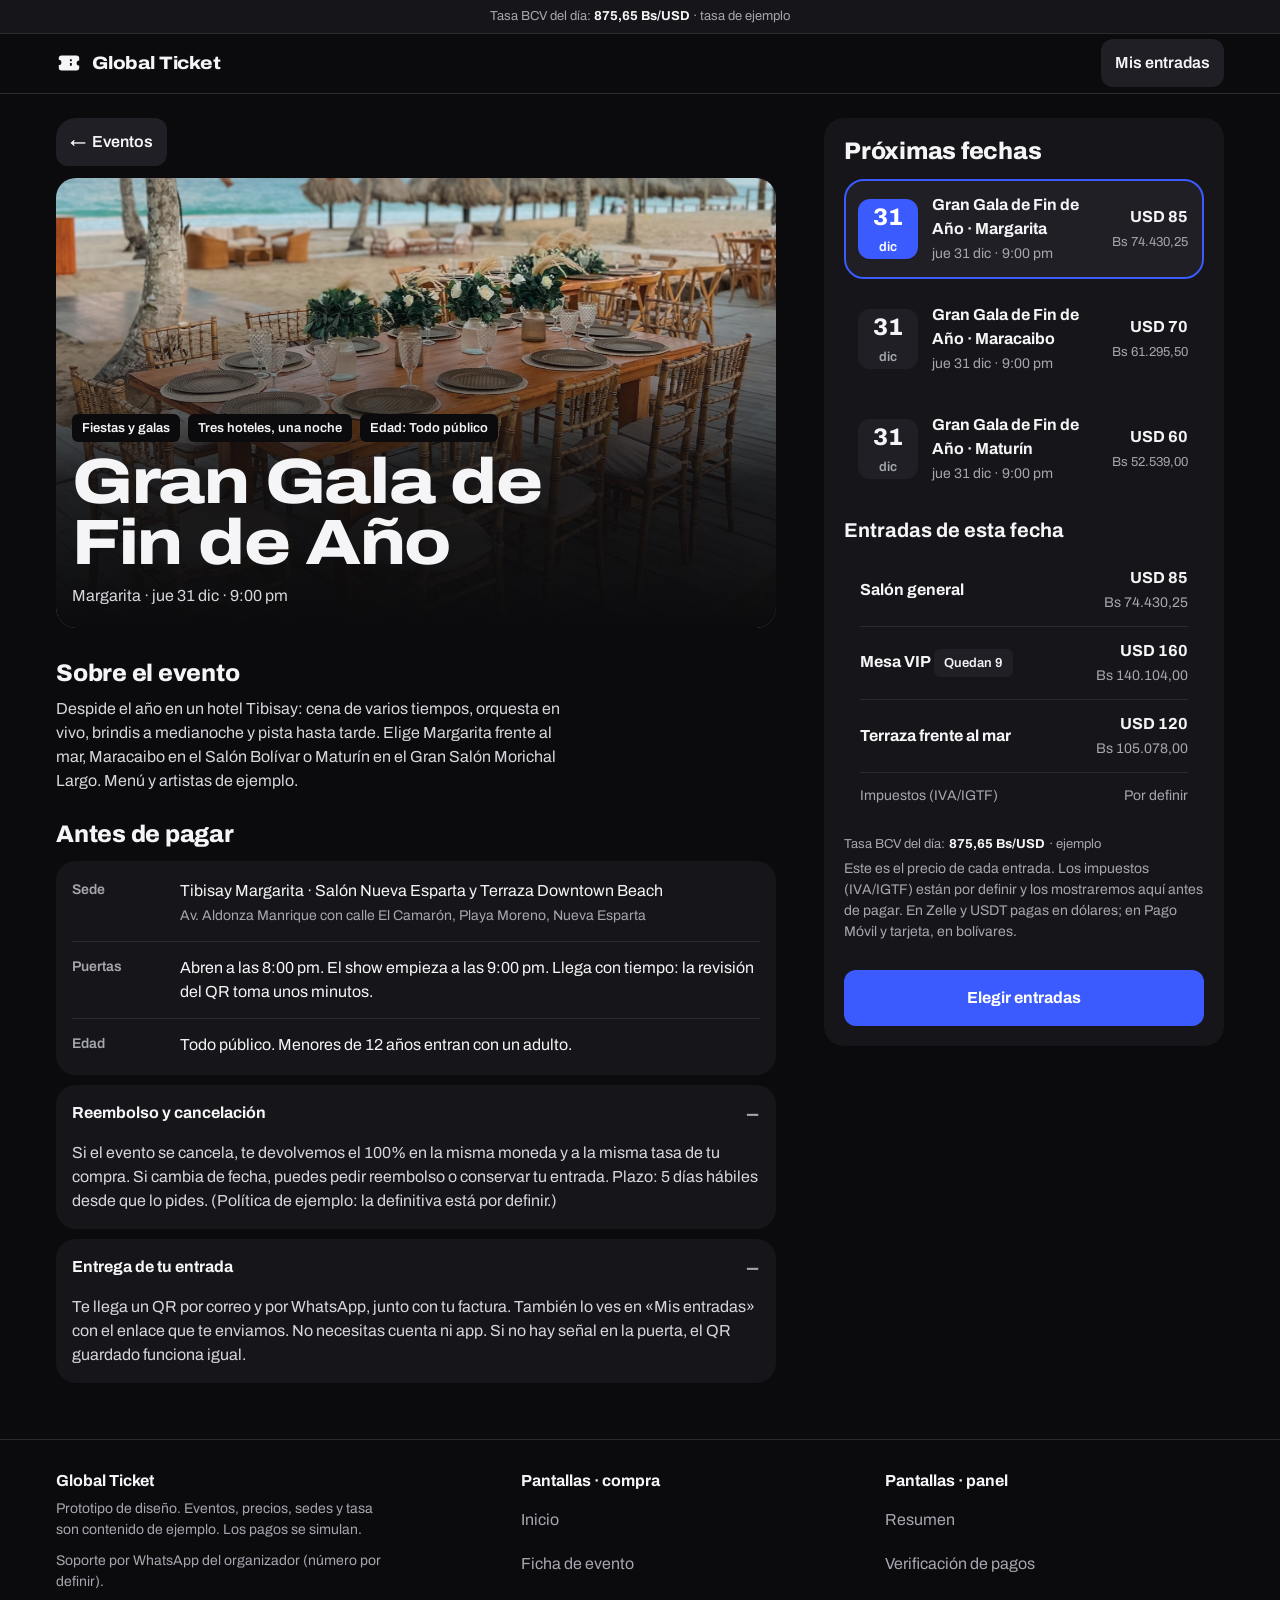
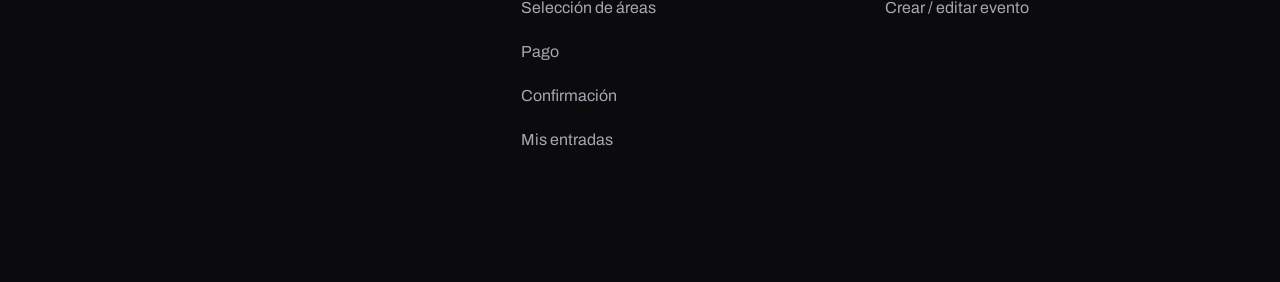
<file: evento.html>
<!doctype html>
<html lang="es-VE">
<head>
<meta charset="utf-8">
<meta name="viewport" content="width=device-width,initial-scale=1">
<meta name="color-scheme" content="dark">
<title>Evento · Global Ticket</title>
<link rel="preconnect" href="https://fonts.googleapis.com"><link rel="preconnect" href="https://fonts.gstatic.com" crossorigin>
<link rel="stylesheet" href="https://fonts.googleapis.com/css2?family=Archivo:wdth,wght@62..125,100..900&display=swap">
<link rel="icon" href="data:image/svg+xml,%3Csvg xmlns=%27http://www.w3.org/2000/svg%27 viewBox=%270 0 28 28%27%3E%3Crect width=%2728%27 height=%2728%27 rx=%276%27 fill=%27%233B5BFF%27/%3E%3Cpath d=%27M7 9h14v3a2 2 0 0 0 0 4v3H7v-3a2 2 0 0 0 0-4z%27 fill=%27white%27/%3E%3C/svg%3E">
<link rel="stylesheet" href="css/style.css">
</head>
<body data-nav="evento.html">
<main id="main">
 <div class="wrap">
  <div class="fx">
   <section class="fx-hero" aria-labelledby="title">
     <a class="back" href="index.html"><span aria-hidden="true">&larr;</span> Eventos</a>
     <div id="ph"></div>
     <div class="over">
       <div class="tags" id="tags"></div>
       <h1 id="title"></h1>
       <p class="meta" id="meta"></p>
     </div>
   </section>

   <section class="buyc" aria-labelledby="h-fechas">
     <div class="sheet-in">
       <h2 id="h-fechas">Próximas fechas</h2>
       <fieldset class="dates" id="dates"><legend class="sr">Elige sede y fecha</legend></fieldset>
       <div>
         <h3 style="margin:6px 0 8px">Entradas de esta fecha</h3>
         <div class="plist" id="prices"></div>
         <p class="rate-note" id="ratenote" style="margin-top:8px"></p>
         <p class="small muted">Este es el precio de cada entrada. Los impuestos (IVA/IGTF) están por definir y los mostraremos aquí antes de pagar. En Zelle y USDT pagas en dólares; en Pago Móvil y tarjeta, en bolívares.</p>
       </div>
       <div id="wl-host"></div>
       <a class="btn block desk-only" id="cta-d" href="areas.html">Elegir entradas</a>
     </div>
   </section>

   <div class="fx-info">
     <section><h2 style="margin-bottom:10px">Sobre el evento</h2><p id="desc" style="max-width:56ch;color:var(--text-soft)"></p></section>
     <section aria-labelledby="h-pol">
       <h2 id="h-pol" style="margin-bottom:12px">Antes de pagar</h2>
       <ul class="facts" id="facts"></ul>
       <details class="pol" open><summary>Reembolso y cancelación</summary><div class="pbody"><p id="refund"></p></div></details>
       <details class="pol" open><summary>Entrega de tu entrada</summary><div class="pbody"><p>Te llega un QR por correo y por WhatsApp, junto con tu factura. También lo ves en «Mis entradas» con el enlace que te enviamos. No necesitas cuenta ni app. Si no hay señal en la puerta, el QR guardado funciona igual.</p></div></details>
     </section>
   </div>
  </div>
 </div>
</main>
<div class="bar mob"><div class="in">
  <div class="tt"><span class="small muted">Desde</span><span class="price" id="cta-usd"></span><span class="bsv small" id="cta-ves"></span></div>
  <a class="btn" id="cta" href="areas.html">Elegir entradas</a>
</div></div>
<script src="https://cdn.jsdelivr.net/npm/gsap@3.13.0/dist/gsap.min.js" integrity="sha384-HOvlOYPIs/zjoIkWUGXkVmXsjr8GuZLV+Q+rcPwmJOVZVpvTSXQChiN4t9Euv9Vc" crossorigin="anonymous"></script>
<script src="js/app.js"></script>
<script>
(function(){
  const {getEvent,usd,bs,toBs,minPrice,artHTML,store,$,$$,esc,REFUND,motion,fmt,RATE}=GT;
  const q=new URLSearchParams(location.search);
  if(q.get("e")&&!GT.EVENTS.some(e=>e.id===q.get("e"))){location.replace("index.html");return;}
  const ev=getEvent(q.get("e"));
  document.title=ev.title+" · Global Ticket";
  $("#ph").innerHTML=artHTML(ev);
  $("#title").textContent=ev.title; $("#desc").textContent=ev.desc;
  if(ev.src) $("#desc").insertAdjacentHTML("afterend",`<p class="small muted" style="max-width:56ch;margin-top:10px">Evento real, mostrado como ejemplo de catálogo. Fechas, sedes y precios se leyeron en <a href="${esc(ev.src.url)}" rel="noopener" target="_blank">${esc(ev.src.name)}</a> el 10 oct 2026; la disponibilidad es de ejemplo. Global Ticket no vende estas entradas.</p>`);
  const MES=["ene","feb","mar","abr","may","jun","jul","ago","sep","oct","nov","dic"];
  $("#tags").innerHTML=`<span class="tag solid">${esc(ev.cat)}</span><span class="tag solid">${esc(ev.tag)}</span><span class="tag solid">Edad: ${esc(ev.age)}</span>`;
  $("#refund").textContent=REFUND[ev.refund];
  const first=ev.sessions.find(s=>!s.soldOut)||ev.sessions[0], allSold=ev.sessions.every(s=>s.soldOut);
  // ?s= o la sesión guardada solo si existen y (salvo evento agotado entero) están a la venta
  const okSid=id=>ev.sessions.some(s=>s.id===id&&(allSold||!s.soldOut));
  const sid=[q.get("s"),store.get().eventId===ev.id&&store.get().sessionId].find(okSid)||first.id;
  $("#dates").insertAdjacentHTML("beforeend",ev.sessions.map(s=>{const m=minPrice(s);const d=new Date(s.date+"T12:00:00");return `<label class="opt"><input type="radio" name="ses" value="${s.id}" ${s.id===sid?"checked":""} ${s.soldOut&&!allSold?"disabled":""}><span class="dtb"><b>${d.getDate()}</b><span>${MES[d.getMonth()]}</span></span><span><span class="nm">${esc(ev.title.split(":")[0])} · ${esc(s.city)}</span><span class="muted small">${esc(s.day)} · ${esc(s.start)}</span></span><span class="st">${s.soldOut?'<span class="tag danger">Agotado</span>':`<span class="usd">${usd(m)}</span><span class="bsv">${bs(toBs(m))}</span>`}</span></label>`}).join(""));
  function show(){
    const s=ev.sessions.find(x=>x.id===$("input[name=ses]:checked").value);
    const m=minPrice(s);
    $("#meta").textContent=s.city+" · "+s.day+" · "+s.start;
    $("#prices").innerHTML=s.areas.map(a=>`<div class="ln"><span><strong>${esc(a.name)}</strong>${a.left===0?' <span class="tag danger">Agotado</span>':a.left<=15?` <span class="tag">Quedan ${a.left}</span>`:""}</span><span class="st"><span class="price">${usd(a.usd)}</span><br><span class="bsv small">${bs(toBs(a.usd))}</span></span></div>`).join("")+`<div class="ln tax"><span>Impuestos (IVA/IGTF)</span><span>Por definir</span></div>`;
    $("#ratenote").innerHTML="Tasa BCV del día: <b>"+fmt(RATE,2)+" Bs/USD</b> · ejemplo";
    $("#facts").innerHTML=`<li><b>Sede</b><span>${esc(s.venue)}<br><span class="muted small">${esc(s.addr)}</span></span></li><li><b>Puertas</b><span>${s.doors?`Abren a las ${s.doors}. `:""}${/confirmar/.test(s.start)?"Hora de inicio por confirmar.":`El show empieza a las ${s.start}.`} Llega con tiempo: la revisión del QR toma unos minutos.</span></li><li><b>Edad</b><span>${ev.age==="Por confirmar"?"Por confirmar con el organizador.":ev.age==="Todo público"?"Todo público. Menores de 12 años entran con un adulto.":"Mayores de "+ev.age.replace("+","")+" años. Se pide cédula en la puerta."}</span></li>`;
    if(allSold){$("#cta-usd").textContent="Agotado";$("#cta-ves").textContent="";$$("#cta,#cta-d").forEach(a=>{a.textContent="Avísame si se liberan";a.href="#wl-host";});}
    else{$("#cta-usd").textContent=usd(m); $("#cta-ves").textContent=bs(toBs(m))+" · tasa BCV";
      // evento de otra ticketera: se compra allá, no aquí
      if(ev.src) $$("#cta,#cta-d").forEach(a=>{a.textContent="Comprar en "+ev.src.name;a.href=ev.src.url;a.target="_blank";a.rel="noopener";});
      else{ $$("#cta,#cta-d").forEach(a=>a.href="areas.html?e="+ev.id+"&s="+s.id); store.patch({eventId:ev.id,sessionId:s.id}); }}
    motion(g=>g.fromTo("#prices .ln",{autoAlpha:0,y:8},{autoAlpha:1,y:0,duration:.35,ease:"power3.out",stagger:.05}));
  }
  const sold=ev.sessions.filter(s=>s.soldOut);
  $("#wl-host").innerHTML=sold.map((s,i)=>GT.waitlistForm(s.city+" · "+s.day+" está agotada","wl"+i)).join("");
  GT.bindWaitlist($("#wl-host"));
  // entrar desde la ficha abre una reserva nueva de 10 min
  if(!ev.src&&!allSold) $$("#cta,#cta-d").forEach(a=>a.addEventListener("click",()=>store.patch({deadline:null})));
  $("#dates").addEventListener("change",show); show();
  motion(g=>{g.from("#ph img",{scale:1.06,duration:1.1,ease:"power3.out"});g.from(".fx-hero .over > *",{y:20,autoAlpha:0,duration:.7,ease:"power4.out",stagger:.08,delay:.1});});
})();
</script>
</body>
</html>
</file>
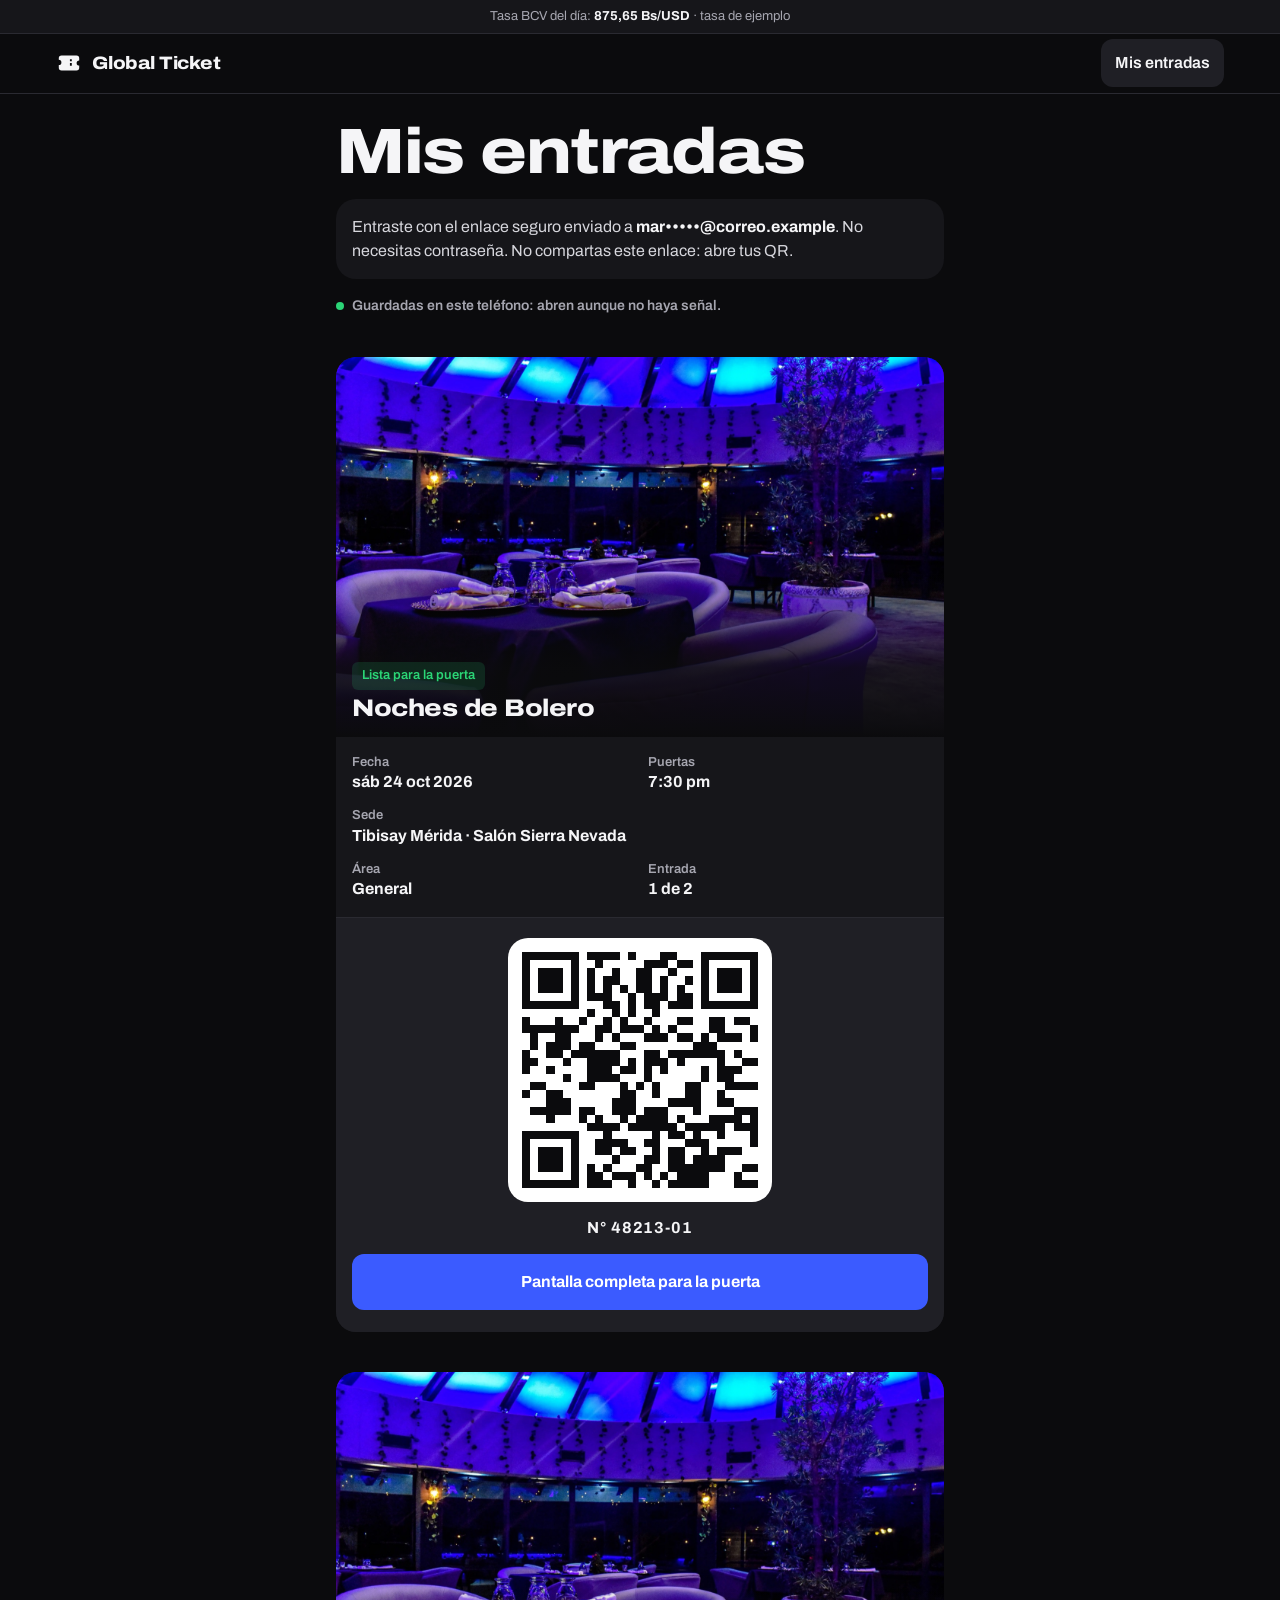
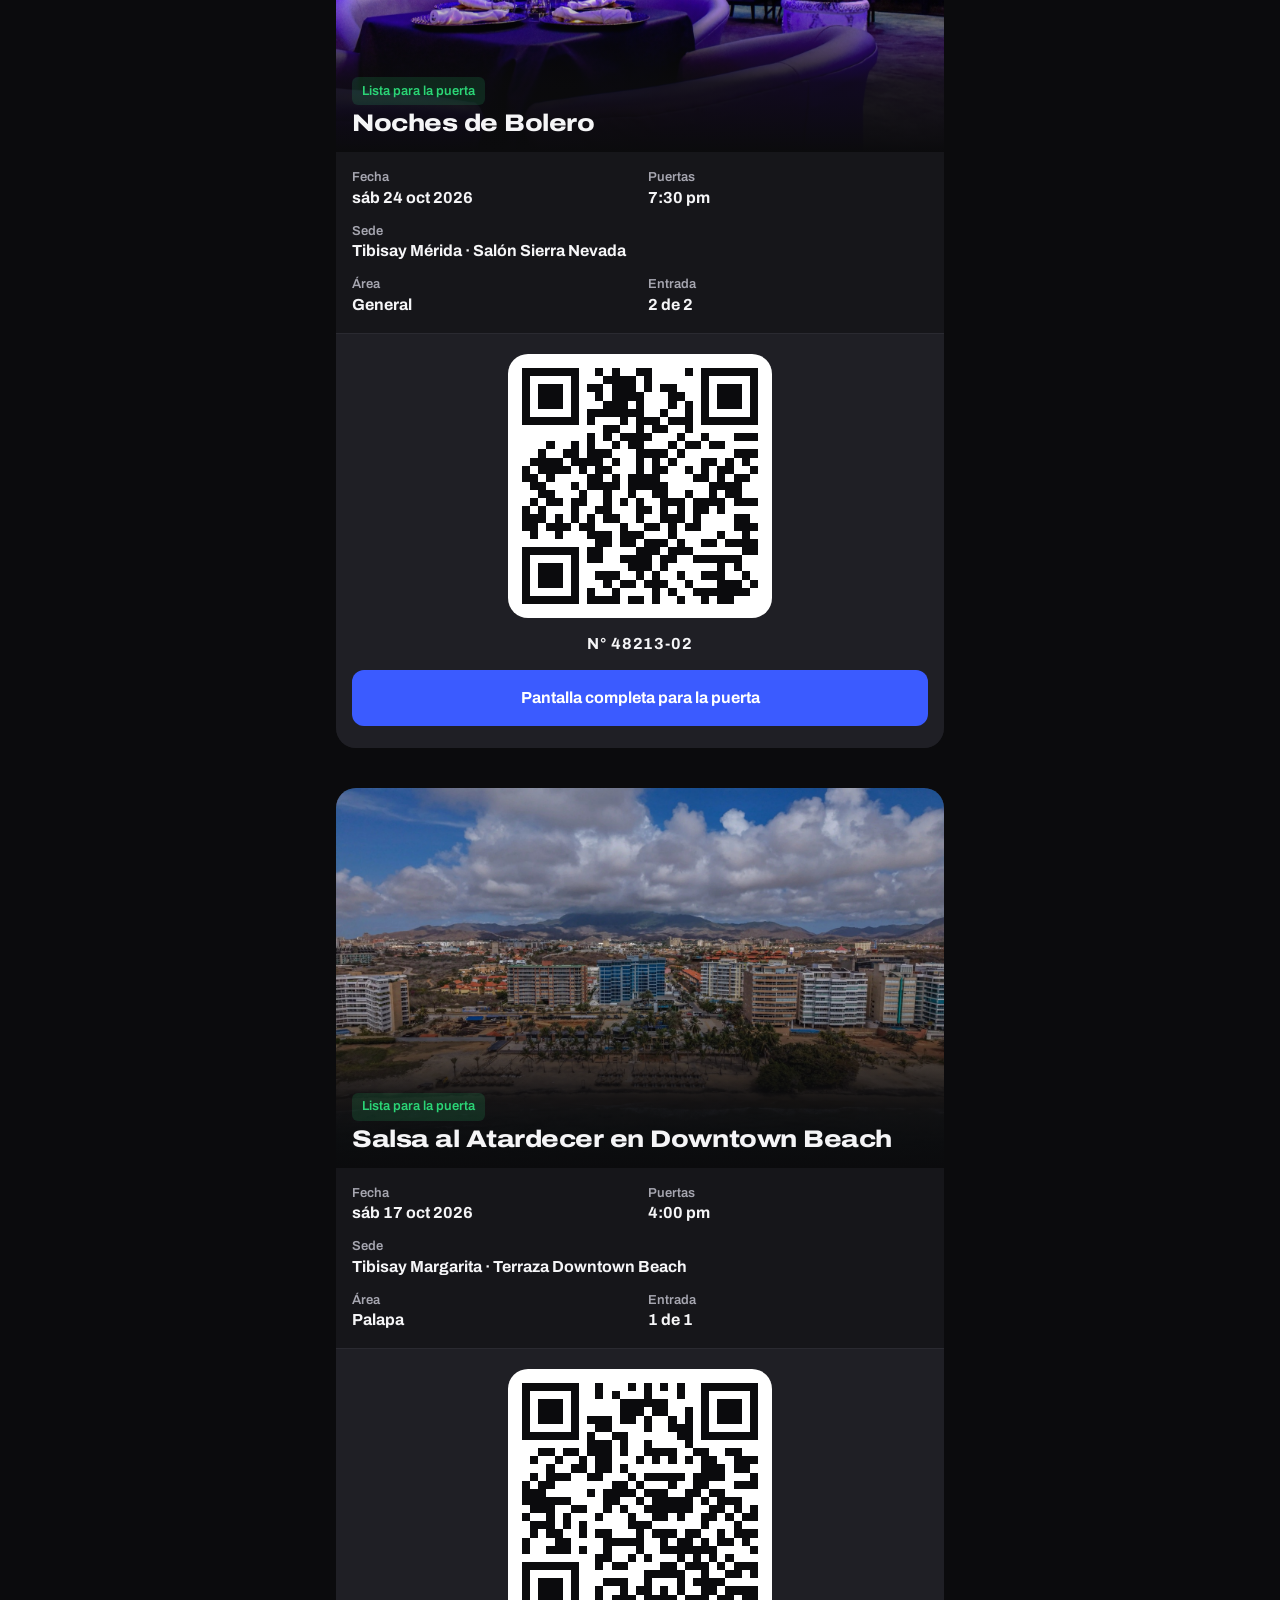
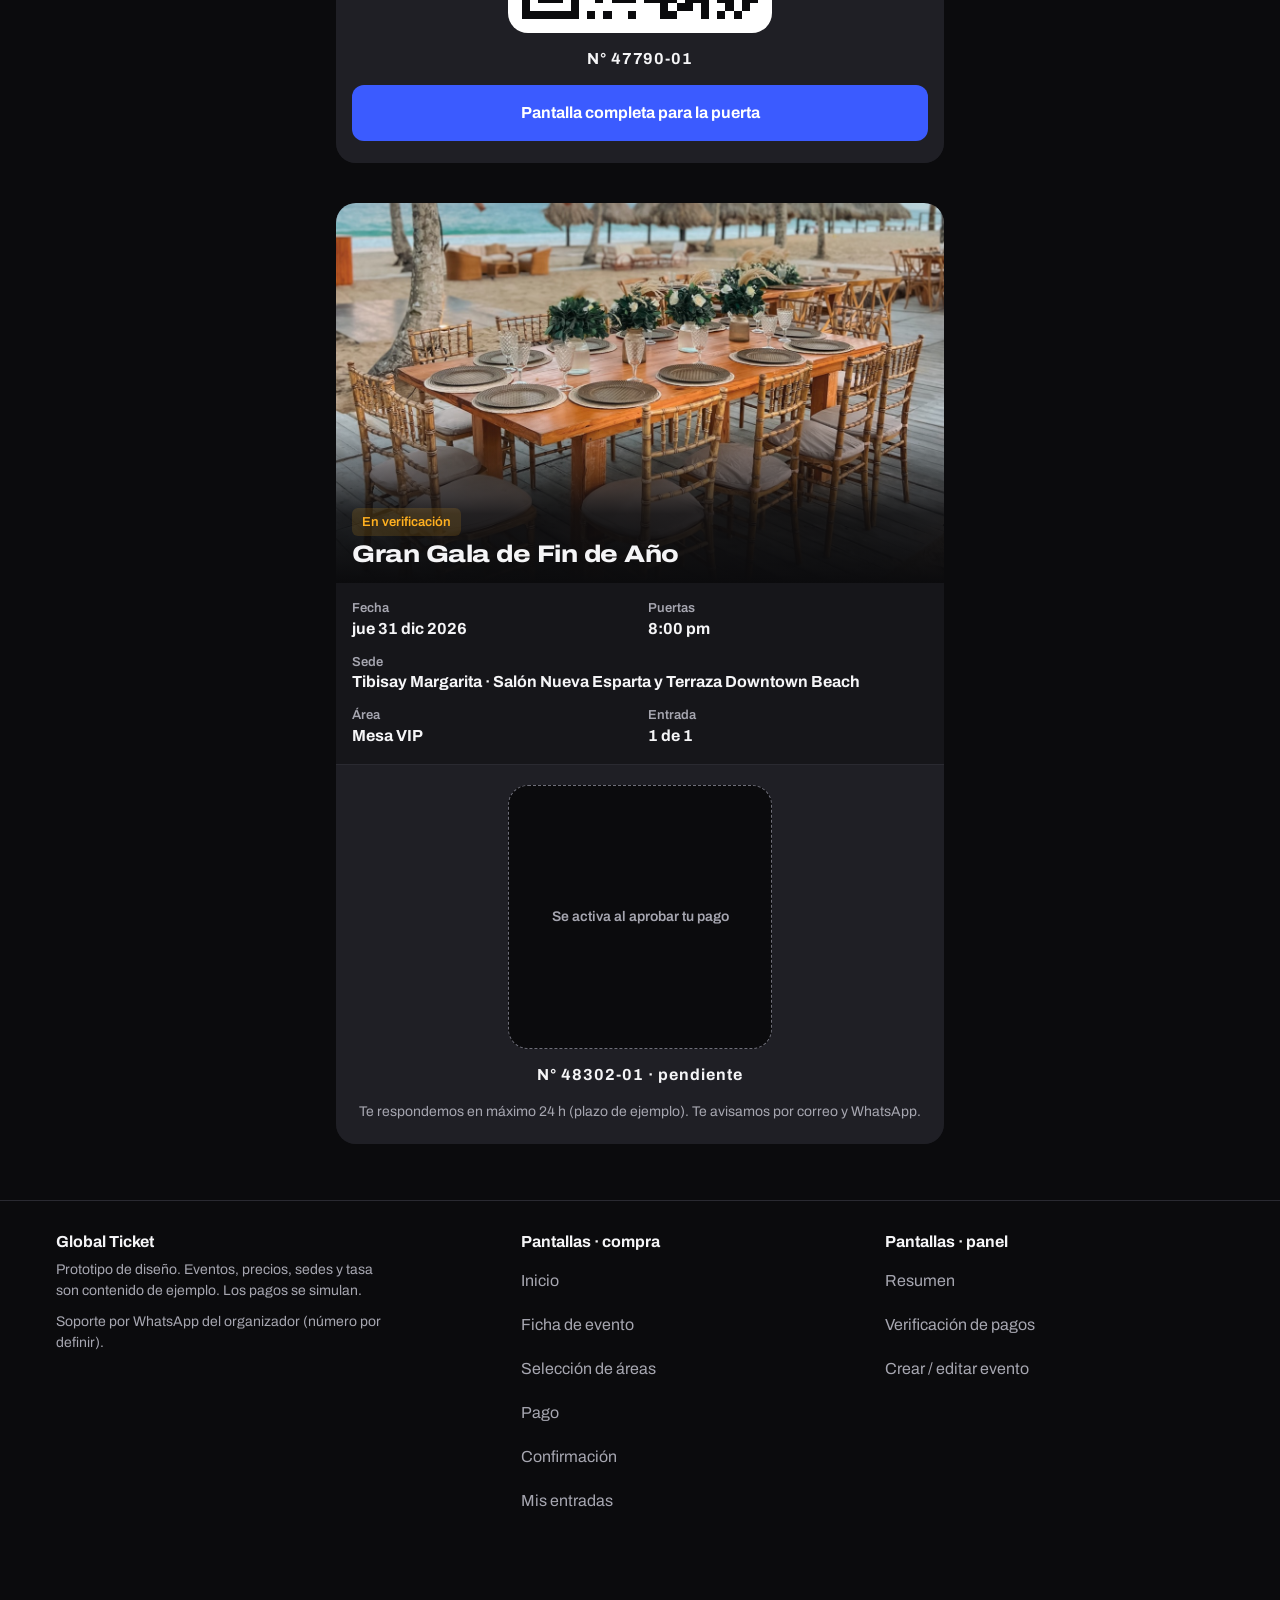
<file: mis-entradas.html>
<!doctype html>
<html lang="es-VE">
<head>
<meta charset="utf-8">
<meta name="viewport" content="width=device-width,initial-scale=1">
<meta name="color-scheme" content="dark">
<title>Mis entradas · Global Ticket</title>
<link rel="preconnect" href="https://fonts.googleapis.com"><link rel="preconnect" href="https://fonts.gstatic.com" crossorigin>
<link rel="stylesheet" href="https://fonts.googleapis.com/css2?family=Archivo:wdth,wght@62..125,100..900&display=swap">
<link rel="icon" href="data:image/svg+xml,%3Csvg xmlns=%27http://www.w3.org/2000/svg%27 viewBox=%270 0 28 28%27%3E%3Crect width=%2728%27 height=%2728%27 rx=%276%27 fill=%27%233B5BFF%27/%3E%3Cpath d=%27M7 9h14v3a2 2 0 0 0 0 4v3H7v-3a2 2 0 0 0 0-4z%27 fill=%27white%27/%3E%3C/svg%3E">
<link rel="stylesheet" href="css/style.css">
</head>
<body data-nav="mis-entradas.html">
<main id="main">
 <div class="wrap narrow">
  <section style="padding-top:28px">
    <h1>Mis entradas</h1>
    <div class="magic" role="note"><p>Entraste con el enlace seguro enviado a <b id="mail">mar•••••@correo.example</b>. No necesitas contraseña. No compartas este enlace: abre tus QR.</p></div>
    <p style="margin-top:14px"><span class="offline">Guardadas en este teléfono: abren aunque no haya señal.</span></p>
  </section>
  <div class="tix-list" id="list"></div>
 </div>
</main>
<dialog class="door" id="door" aria-label="QR para la puerta">
  <p class="small muted" id="d-ev" style="margin-bottom:10px"></p>
  <div class="qr big" id="d-qr"></div>
  <p class="serial" id="d-ser" style="margin-bottom:4px"></p>
  <p class="small muted" style="margin-bottom:14px">Sube el brillo de tu pantalla. Muestra este QR en la puerta.</p>
  <form method="dialog"><button class="btn block" autofocus>Cerrar</button></form>
</dialog>
<script src="https://cdn.jsdelivr.net/npm/gsap@3.13.0/dist/gsap.min.js" integrity="sha384-HOvlOYPIs/zjoIkWUGXkVmXsjr8GuZLV+Q+rcPwmJOVZVpvTSXQChiN4t9Euv9Vc" crossorigin="anonymous"></script>
<script src="js/app.js"></script>
<script>
(function(){
  const {EVENTS,qrSVG,artHTML,$,$$,esc,motion,usd,toast}=GT;
  const E=id=>EVENTS.find(e=>e.id===id);
  // compras hechas en esta sesión (checkout) primero; después las de ejemplo
  const raw=GT.store.get().orders, orders=(Array.isArray(raw)?raw:[]).map(GT.paidOrder).filter(Boolean), mine=[];
  orders.forEach(o=>{let off=0;o.lines.filter(l=>l.id!=="hotel").forEach(l=>{mine.push({off,ev:o.ev,s:o.ses,area:l.name,n:l.n,ser:"N° "+o.p.orderCode.replace("GT-",""),state:o.p.estado==="confirmada"?"ok":"ver"});off+=l.n;});});
  const c=orders.length&&String(orders[0].p.buyer.correo||""),at=c?c.indexOf("@"):-1; if(at>0)$("#mail").textContent=c.slice(0,Math.min(3,at))+"•••••"+c.slice(at);
  const T=mine.concat([
    {ev:E("bolero"),s:E("bolero").sessions[0],area:"General",n:2,ser:"N° 48213",state:"ok"},
    {ev:E("salsa"),s:E("salsa").sessions[0],area:"Palapa",n:1,ser:"N° 47790",state:"ok"},
    {ev:E("gala"),s:E("gala").sessions[0],area:"Mesa VIP",n:1,ser:"N° 48302",state:"ver"},
  ]);
  const html=T.map((t,i)=>Array.from({length:t.n},(_,k)=>{
      const ser=t.ser+"-"+String((t.off||0)+k+1).padStart(2,"0");
      return `<article class="pass" data-i="${i}" data-k="${k}">
        <div class="pass-ph">${artHTML(t.ev,"r1610")}<div class="over"><div class="tags">${t.state==="ok"?'<span class="tag ok">Lista para la puerta</span>':'<span class="tag pending">En verificación</span>'}</div><h2>${esc(t.ev.title)}</h2></div></div>
        <dl><div><dt>Fecha</dt><dd>${esc(t.s.day)} 2026</dd></div><div><dt>Puertas</dt><dd>${esc(t.s.doors||t.s.start)}</dd></div><div class="wide"><dt>Sede</dt><dd>${esc(t.s.venue)}</dd></div><div><dt>Área</dt><dd>${esc(t.area)}</dd></div><div><dt>Entrada</dt><dd>${k+1} de ${t.n}</dd></div></dl>
        <div class="pass-q">
          ${t.state==="ok"?`<div class="qr">${qrSVG(ser)}</div><p class="serial">${esc(ser)}</p><button class="btn block" data-open="${i}-${k}" type="button">Pantalla completa para la puerta</button>`:
          `<div class="qr locked">Se activa al aprobar tu pago</div><p class="serial">${esc(ser)} · pendiente</p><p class="small muted">Te respondemos en máximo 24 h (plazo de ejemplo). Te avisamos por correo y WhatsApp.</p>`}
        </div>
      </article>`;}).join("")).join("");
  $("#list").innerHTML=html;
  $("#list").addEventListener("click",e=>{
    const b=e.target.closest("[data-open]"); if(!b)return;
    const [i,k]=b.dataset.open.split("-").map(Number), t=T[i], ser=t.ser+"-"+String((t.off||0)+k+1).padStart(2,"0");
    $("#d-ev").textContent=t.ev.title+" · "+t.area; $("#d-qr").innerHTML=qrSVG(ser); $("#d-ser").textContent=ser;
    $("#door").showModal();
    motion(g=>g.fromTo("#door .qr",{clipPath:"inset(0 0 100% 0 round 20px)"},{clipPath:"inset(0 0 0% 0 round 20px)",duration:.8,ease:"expo.out"}));
  });
  motion(g=>g.from(".pass",{y:26,autoAlpha:0,duration:.6,ease:"power3.out",stagger:.1,clearProps:"all"}));
})();
</script>
</body>
</html>
</file>
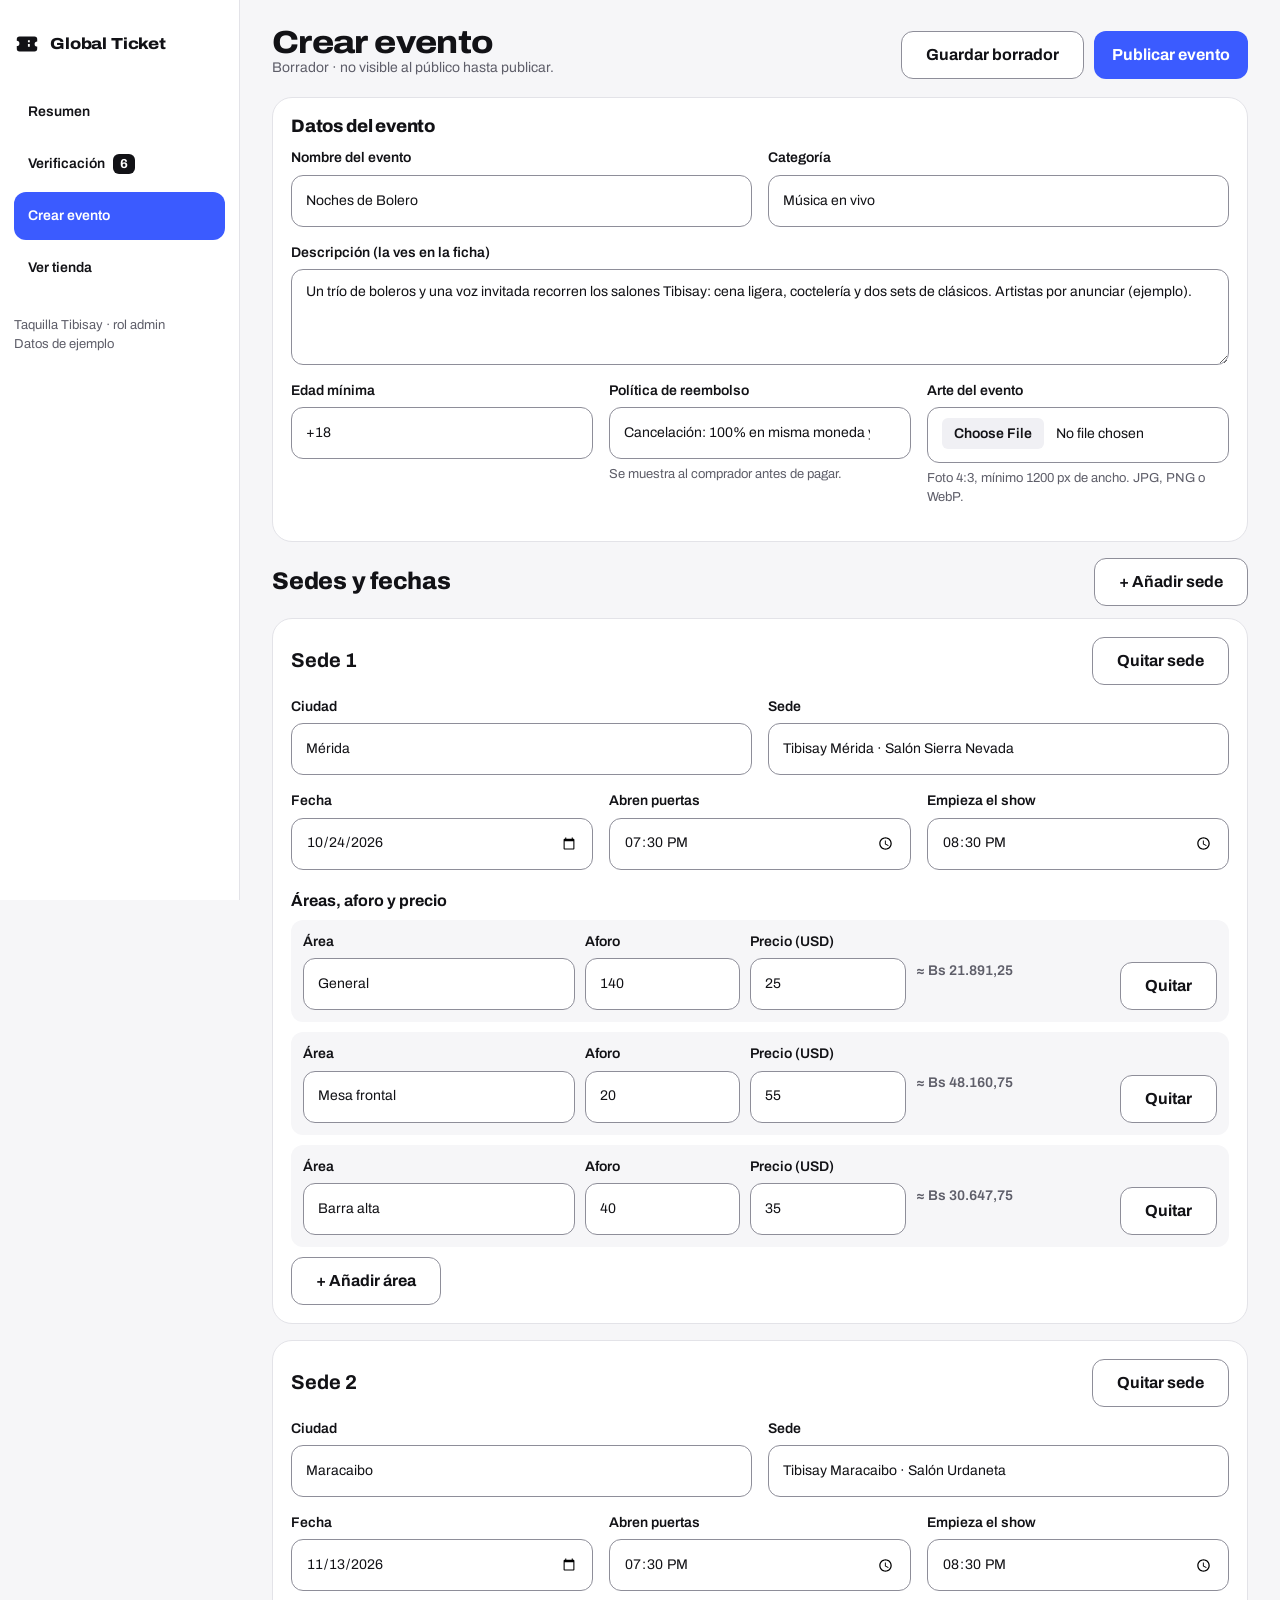
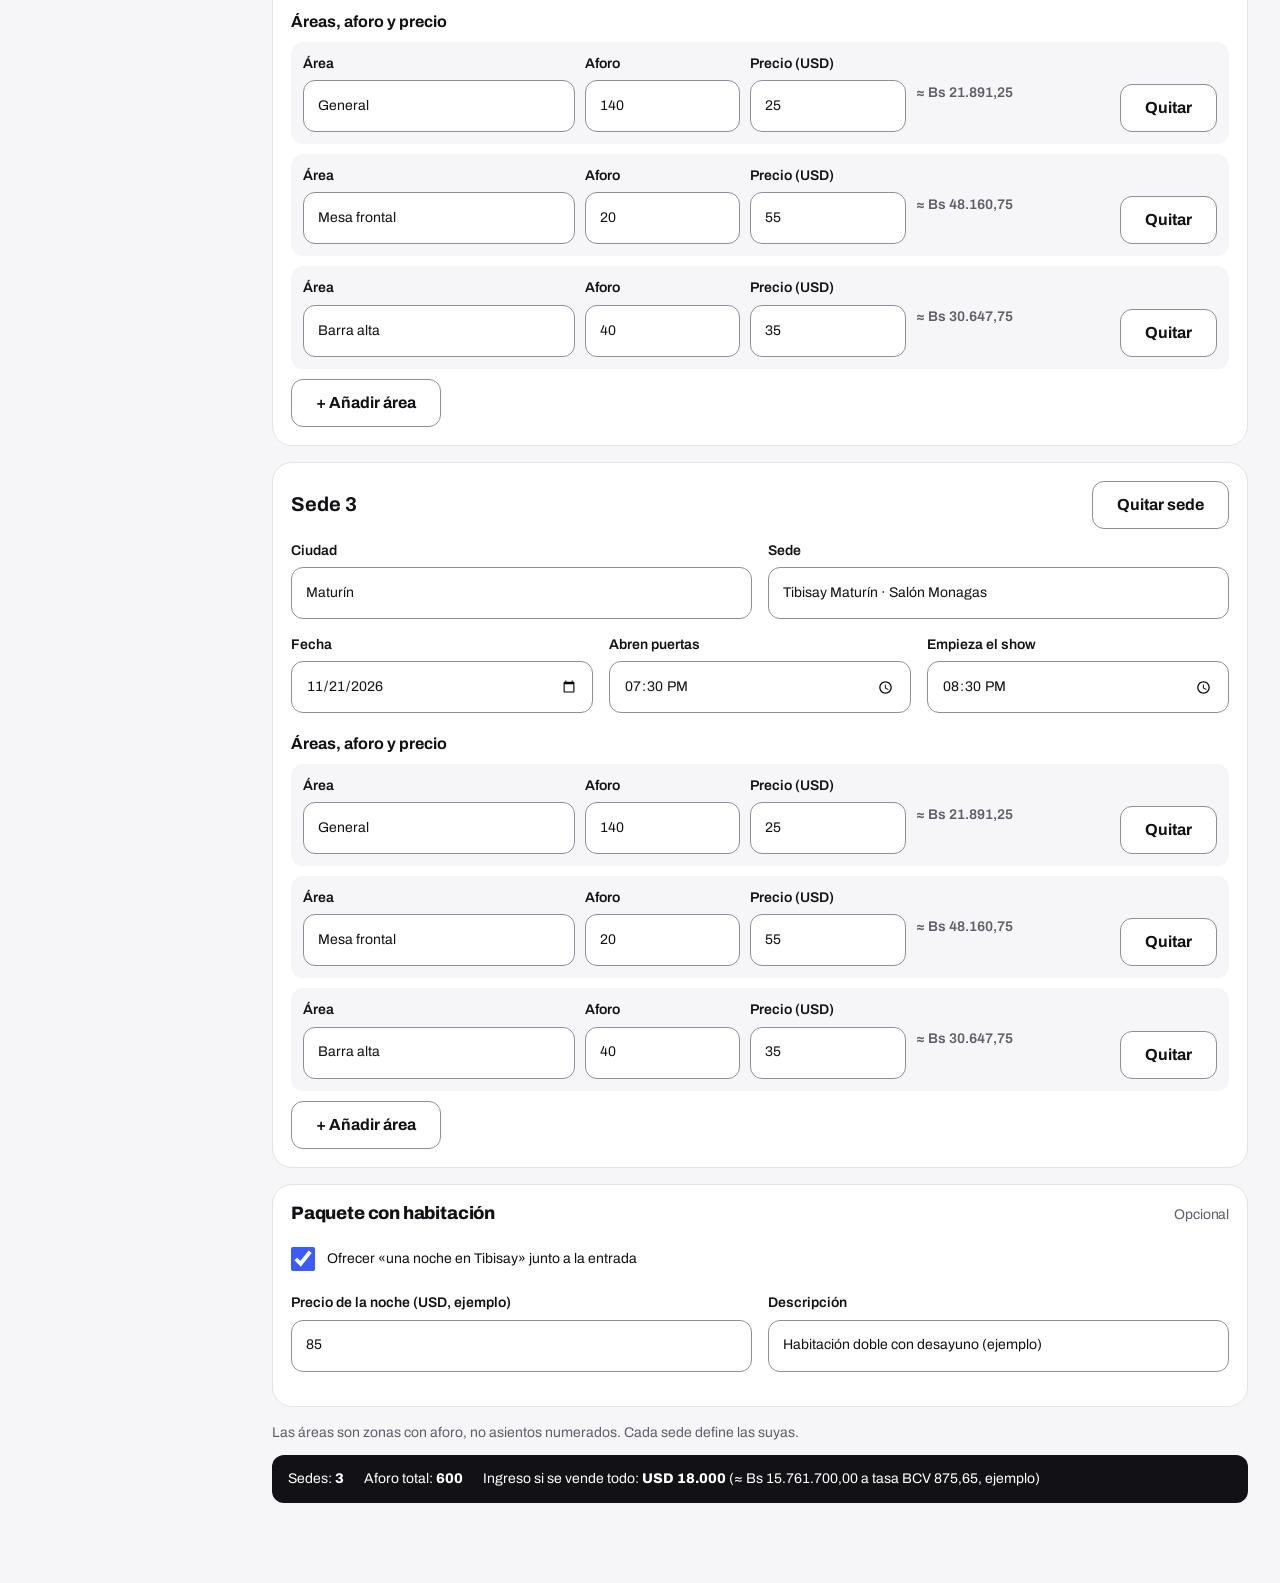
<file: panel-evento.html>
<!doctype html>
<html lang="es-VE">
<head>
<meta charset="utf-8">
<meta name="viewport" content="width=device-width,initial-scale=1">
<meta name="color-scheme" content="light">
<title>Crear evento · Panel Global Ticket</title>
<link rel="preconnect" href="https://fonts.googleapis.com"><link rel="preconnect" href="https://fonts.gstatic.com" crossorigin>
<link rel="stylesheet" href="https://fonts.googleapis.com/css2?family=Archivo:wdth,wght@62..125,100..900&display=swap">
<link rel="icon" href="data:image/svg+xml,%3Csvg xmlns=%27http://www.w3.org/2000/svg%27 viewBox=%270 0 28 28%27%3E%3Crect width=%2728%27 height=%2728%27 rx=%276%27 fill=%27%233B5BFF%27/%3E%3Cpath d=%27M7 9h14v3a2 2 0 0 0 0 4v3H7v-3a2 2 0 0 0 0-4z%27 fill=%27white%27/%3E%3C/svg%3E">
<link rel="stylesheet" href="css/style.css">
</head>
<body class="panel" data-nav="panel-evento.html">
<main class="pn-main" id="main">
  <div class="pn-top">
    <div><h1>Crear evento</h1><p class="muted">Borrador · no visible al público hasta publicar.</p></div>
    <div class="ctl"><button class="btn sec" type="button" id="draft">Guardar borrador</button><button class="btn sm" type="button" id="pub">Publicar evento</button></div>
  </div>

  <form id="f" novalidate>
  <section class="card" aria-labelledby="h1">
    <h2 id="h1">Datos del evento</h2>
    <div class="fgrid c2">
      <div class="field"><label for="n">Nombre del evento</label><input id="n" value="Noches de Bolero" maxlength="90" aria-describedby="e-n"><span class="err" id="e-n" role="alert">El evento necesita un nombre.</span></div>
      <div class="field"><label for="c">Categoría</label><select id="c"></select></div>
    </div>
    <div class="field"><label for="d">Descripción (la ves en la ficha)</label><textarea id="d" maxlength="1200">Un trío de boleros y una voz invitada recorren los salones Tibisay: cena ligera, coctelería y dos sets de clásicos. Artistas por anunciar (ejemplo).</textarea></div>
    <div class="fgrid c3">
      <div class="field"><label for="a">Edad mínima</label><select id="a"><option>Todo público</option><option>+14</option><option>+16</option><option selected>+18</option></select></div>
      <div class="field"><label for="r">Política de reembolso</label><select id="r"><option selected>Cancelación: 100% en misma moneda y tasa (ejemplo)</option><option>Cancelación o lluvia: 100% en misma moneda y tasa (ejemplo)</option></select><span class="hint">Se muestra al comprador antes de pagar.</span></div>
      <div class="field"><label for="img">Arte del evento</label><input id="img" type="file" accept="image/jpeg,image/png,image/webp" aria-describedby="h-img" style="padding:10px 14px;min-height:56px"><span class="hint" id="h-img">Foto 4:3, mínimo 1200 px de ancho. JPG, PNG o WebP.</span></div>
    </div>
  </section>

  <section aria-labelledby="h2">
    <div style="display:flex;justify-content:space-between;align-items:center;gap:10px;margin-bottom:12px;flex-wrap:wrap"><h2 id="h2" >Sedes y fechas</h2><button class="btn sec" type="button" id="add-sede">+ Añadir sede</button></div>
    <div id="sedes"></div>
  </section>

  <section class="card" aria-labelledby="h3">
    <h2 id="h3">Paquete con habitación <span class="small">Opcional</span></h2>
    <label class="switch"><input type="checkbox" id="pk" checked><span>Ofrecer «una noche en Tibisay» junto a la entrada</span></label>
    <div class="fgrid c2" id="pkf" style="margin-top:10px"><div class="field"><label for="pkp">Precio de la noche (USD, ejemplo)</label><input id="pkp" type="number" min="1" max="5000" value="85" inputmode="decimal"></div><div class="field"><label for="pkn">Descripción</label><input id="pkn" value="Habitación doble con desayuno (ejemplo)" maxlength="120"></div></div>
  </section>
  <p class="small muted">Las áreas son zonas con aforo, no asientos numerados. Cada sede define las suyas.</p>
  </form>
  <div class="totals" id="tot"></div>
</main>
<script src="https://cdn.jsdelivr.net/npm/gsap@3.13.0/dist/gsap.min.js" integrity="sha384-HOvlOYPIs/zjoIkWUGXkVmXsjr8GuZLV+Q+rcPwmJOVZVpvTSXQChiN4t9Euv9Vc" crossorigin="anonymous"></script>
<script src="js/app.js"></script>
<script>
(function(){
  const {usd,bs,toBs,fmt,RATE,$,$$,esc,motion,toast}=GT;
  // el borrador de ejemplo sale de los mismos datos que la tienda y el resumen (Noches de Bolero)
  const OWN=GT.EVENTS.filter(e=>e.own), uniq=a=>[...new Set(a)];
  const CITIES=uniq(OWN.flatMap(e=>e.sessions.map(s=>s.city)));
  $("#c").innerHTML=uniq(GT.EVENTS.map(e=>e.cat)).map(c=>`<option ${c==="Música en vivo"?"selected":""}>${esc(c)}</option>`).join("");
  const h24=t=>{const m=/(\d+):(\d+)\s*(am|pm)/.exec(t);if(!m)return "";let h=+m[1]%12+(m[3]==="pm"?12:0);return String(h).padStart(2,"0")+":"+m[2];};
  const BOL=GT.getEvent("bolero");
  const SEDE0=BOL.sessions.map(s=>({city:s.city,venue:s.venue,date:s.date,doors:h24(s.doors),start:h24(s.start),areas:s.areas.map((a,i)=>[a.name,GT.CAPS.bolero[i],a.usd])}));
  $("#pkp").value=BOL.sessions[0].hotel;
  let uid=0;
  function areaRow(a){const i=++uid;return `<div class="arow" data-row><div class="field full"><label for="an${i}">Área</label><input id="an${i}" value="${esc(a[0])}" data-k="name" maxlength="60"></div><div class="field"><label for="ac${i}">Aforo</label><input id="ac${i}" type="number" min="1" max="100000" step="1" inputmode="numeric" value="${a[1]}" data-k="cap"></div><div class="field"><label for="ap${i}">Precio (USD)</label><input id="ap${i}" type="number" min="1" max="10000" step="0.5" inputmode="decimal" value="${a[2]}" data-k="usd"></div><p class="bsout" data-bs></p><button class="btn sec rm" type="button" data-rm-area data-lbl>Quitar</button></div>`;}
  function sedeCard(s,n){const i=++uid;return `<article class="sede" data-sede>
    <div class="sede-head"><h3>Sede ${n}</h3><button class="btn sec" type="button" data-rm-sede data-lbl>Quitar sede</button></div>
    <div class="fgrid c2"><div class="field"><label for="sc${i}">Ciudad</label><select id="sc${i}">${CITIES.map(c=>`<option ${c===s.city?"selected":""}>${c}</option>`).join("")}</select></div><div class="field"><label for="sv${i}">Sede</label><input id="sv${i}" value="${esc(s.venue)}" maxlength="90" data-k="venue"></div></div>
    <div class="fgrid c3"><div class="field"><label for="sd${i}">Fecha</label><input id="sd${i}" type="date" min="${GT.TODAY}" value="${s.date}" data-k="date"></div><div class="field"><label for="sp${i}">Abren puertas</label><input id="sp${i}" type="time" value="${s.doors}" data-k="doors"></div><div class="field"><label for="ss${i}">Empieza el show</label><input id="ss${i}" type="time" value="${s.start}" data-k="start"></div></div>
    <h4 style="margin:6px 0 10px">Áreas, aforo y precio</h4>
    <div data-areas>${s.areas.map(areaRow).join("")}</div>
    <button class="btn sec" type="button" data-add-area>+ Añadir área</button>
  </article>`;}
  function renumber(){$$("[data-sede]").forEach((s,i)=>{s.querySelector("h3").textContent="Sede "+(i+1);s.querySelector("[data-rm-sede]").setAttribute("aria-label","Quitar sede "+(i+1));$$("[data-row]",s).forEach(r=>r.querySelector("[data-rm-area]").setAttribute("aria-label","Quitar área «"+(r.querySelector("[data-k=name]").value.trim()||"sin nombre")+"» de la sede "+(i+1)));});}
  function calc(){
    let cap=0,pot=0;
    $$("[data-row]").forEach(r=>{const c=Math.min(100000,Math.max(0,+r.querySelector('[data-k=cap]').value||0)),u=Math.min(10000,Math.max(0,+r.querySelector('[data-k=usd]').value||0));cap+=c;pot+=c*u;r.querySelector("[data-bs]").textContent=u?"≈ "+bs(toBs(u)):"";});
    $("#tot").innerHTML=`<span>Sedes: <b>${$$("[data-sede]").length}</b></span><span>Aforo total: <b>${fmt(cap,0)}</b></span><span>Ingreso si se vende todo: <b>${usd(pot)}</b> (≈ ${bs(toBs(pot))} a tasa BCV ${fmt(RATE,2)}, ejemplo)</span>`;
  }
  $("#sedes").innerHTML=SEDE0.map((s,i)=>sedeCard(s,i+1)).join("");
  $("#add-sede").onclick=()=>{$("#sedes").insertAdjacentHTML("beforeend",sedeCard({city:"Maturín",venue:"",date:"",doors:"19:00",start:"20:30",areas:[["General",0,0]]},0));renumber();calc();const l=$("#sedes").lastElementChild;l.querySelector("select").focus();motion(g=>g.from(l,{autoAlpha:0,y:16,duration:.4,ease:"power3.out"}));};
  $("#sedes").addEventListener("click",e=>{
    const ra=e.target.closest("[data-rm-area]"),rs=e.target.closest("[data-rm-sede]"),aa=e.target.closest("[data-add-area]");
    if(aa){const box=aa.closest("[data-sede]").querySelector("[data-areas]");box.insertAdjacentHTML("beforeend",areaRow(["",0,0]));box.lastElementChild.querySelector("input").focus();renumber();calc();}
    if(ra){const row=ra.closest("[data-row]"),box=row.parentElement;if(box.children.length<2){toast("Cada sede necesita al menos un área.");return;}const add=box.closest("[data-sede]").querySelector("[data-add-area]");row.remove();renumber();calc();add.focus();}
    if(rs){if($$("[data-sede]").length<2){toast("El evento necesita al menos una sede.");return;}rs.closest("[data-sede]").remove();renumber();calc();$("#add-sede").focus();}
  });
  $("#sedes").addEventListener("input",e=>{calc();if(e.target.dataset.k==="name")renumber();if(e.target.getAttribute("aria-invalid")==="true")e.target.removeAttribute("aria-invalid");});
  $("#n").addEventListener("input",()=>{if($("#n").value.trim()){$("#e-n").classList.remove("on");$("#n").removeAttribute("aria-invalid");}});
  $("#pk").addEventListener("change",()=>{$("#pkf").hidden=!$("#pk").checked;});
  $("#draft").onclick=()=>toast("Borrador guardado. Aún no es visible al público.");
  // validación al publicar: marca cada campo malo y lleva el foco al primero, con el motivo en el aviso
  $("#pub").onclick=()=>{
    $$("[aria-invalid=true]").forEach(el=>el.removeAttribute("aria-invalid"));
    const errs=[], flag=(el,msg)=>{el.setAttribute("aria-invalid","true");errs.push([el,msg]);};
    const bad=!$("#n").value.trim(); $("#e-n").classList.toggle("on",bad); if(bad)flag($("#n"),"El evento necesita un nombre.");
    const f=$("#img").files[0]; if(f&&!/^image\/(jpeg|png|webp)$/.test(f.type))flag($("#img"),"El arte tiene que ser una imagen JPG, PNG o WebP.");
    $$("[data-sede]").forEach((sd,i)=>{const n="Sede "+(i+1)+": ",v=k=>sd.querySelector("[data-k="+k+"]");
      if(!v("venue").value.trim())flag(v("venue"),n+"falta el nombre de la sede.");
      if(!v("date").value)flag(v("date"),n+"falta la fecha.");else if(v("date").value<GT.TODAY)flag(v("date"),n+"la fecha ya pasó.");
      if(!v("doors").value||!v("start").value)flag(v("doors").value?v("start"):v("doors"),n+"faltan las horas.");
      // un show que empieza antes de las 6:00 se toma como del día siguiente (puertas 23:00, show 00:30)
      else if(v("doors").value>v("start").value&&v("start").value>="06:00")flag(v("doors"),n+"las puertas abren después de que empieza el show.");
      $$("[data-row]",sd).forEach(r=>{const nm=r.querySelector("[data-k=name]"),c=r.querySelector("[data-k=cap]"),u=r.querySelector("[data-k=usd]");
        if(!nm.value.trim())flag(nm,n+"un área no tiene nombre.");
        if(!Number.isInteger(+c.value)||+c.value<1||+c.value>100000)flag(c,n+"el aforo es un número entero entre 1 y 100.000.");
        if(!(+u.value>=1&&+u.value<=10000))flag(u,n+"el precio va de USD 1 a USD 10.000.");});});
    if($("#pk").checked&&!(+$("#pkp").value>=1&&+$("#pkp").value<=5000))flag($("#pkp"),"El precio de la noche va de USD 1 a USD 5.000.");
    if(errs.length){errs[0][0].focus();toast(errs[0][1]+(errs.length>1?" (y "+(errs.length-1)+" más)":""));return;}
    toast("Evento publicado (simulado). Ya aparece en la tienda.");
  };
  renumber(); calc();
  motion(g=>g.from(".card,.sede",{y:16,autoAlpha:0,duration:.5,ease:"power3.out",stagger:.07,clearProps:"all"}));
})();
</script>
</body>
</html>
</file>
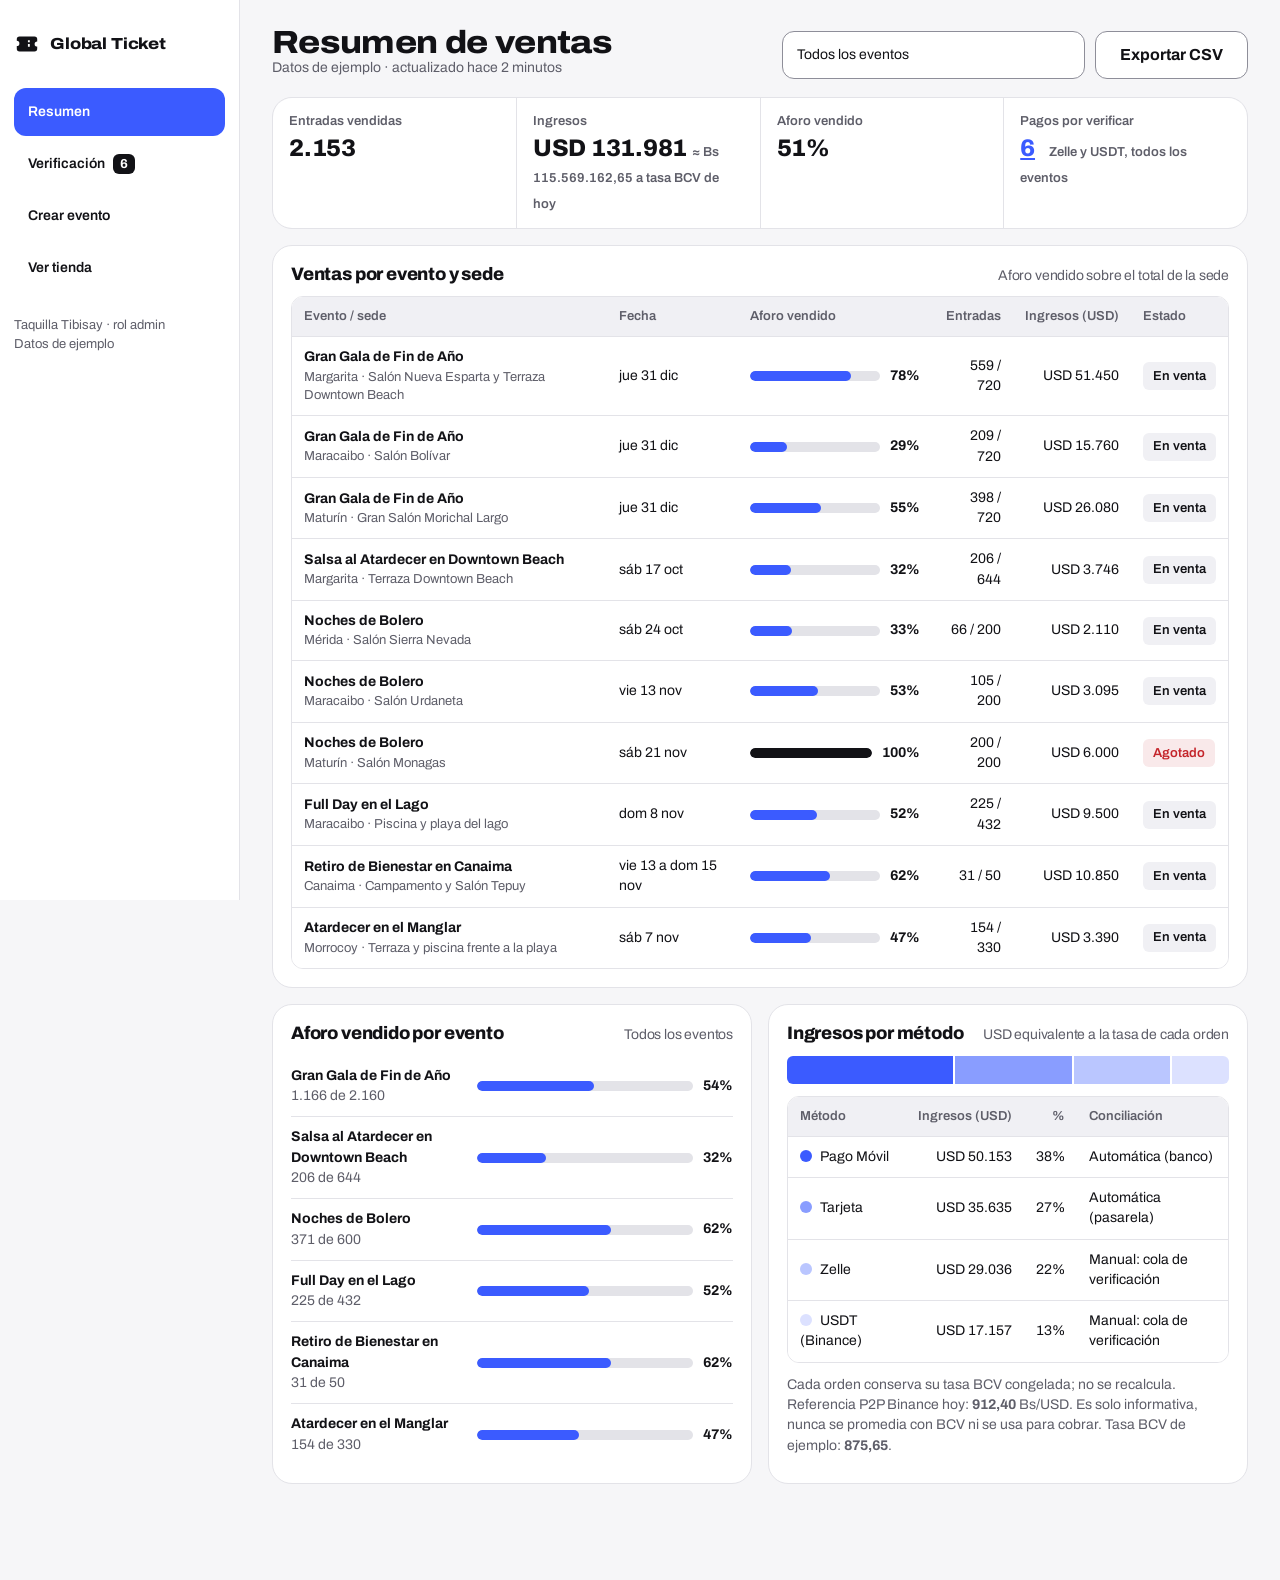
<file: panel-resumen.html>
<!doctype html>
<html lang="es-VE">
<head>
<meta charset="utf-8">
<meta name="viewport" content="width=device-width,initial-scale=1">
<meta name="color-scheme" content="light">
<title>Resumen · Panel Global Ticket</title>
<link rel="preconnect" href="https://fonts.googleapis.com"><link rel="preconnect" href="https://fonts.gstatic.com" crossorigin>
<link rel="stylesheet" href="https://fonts.googleapis.com/css2?family=Archivo:wdth,wght@62..125,100..900&display=swap">
<link rel="icon" href="data:image/svg+xml,%3Csvg xmlns=%27http://www.w3.org/2000/svg%27 viewBox=%270 0 28 28%27%3E%3Crect width=%2728%27 height=%2728%27 rx=%276%27 fill=%27%233B5BFF%27/%3E%3Cpath d=%27M7 9h14v3a2 2 0 0 0 0 4v3H7v-3a2 2 0 0 0 0-4z%27 fill=%27white%27/%3E%3C/svg%3E">
<link rel="stylesheet" href="css/style.css">
</head>
<body class="panel" data-nav="panel-resumen.html">
<main class="pn-main" id="main">
  <div class="pn-top">
    <div><h1>Resumen de ventas</h1><p class="muted">Datos de ejemplo · actualizado hace 2 minutos</p></div>
    <div class="ctl"><div class="field" style="margin:0"><label class="sr" for="fe">Evento</label><select id="fe"><option value="">Todos los eventos</option></select></div><button class="btn sec" type="button" id="exp">Exportar CSV</button></div>
  </div>

  <dl class="kpis" id="kpis"></dl>

  <section class="card" aria-labelledby="h-t">
    <h2 id="h-t">Ventas por evento y sede <span class="small">Aforo vendido sobre el total de la sede</span></h2>
    <div class="tbl-wrap" tabindex="0" role="region" aria-label="Tabla de ventas por evento y sede, desplazable">
      <table class="tbl"><thead><tr><th scope="col">Evento / sede</th><th scope="col">Fecha</th><th scope="col">Aforo vendido</th><th scope="col" class="r">Entradas</th><th scope="col" class="r">Ingresos (USD)</th><th scope="col">Estado</th></tr></thead><tbody id="rows"></tbody></table>
    </div>
  </section>

  <div class="split">
    <section class="card" aria-labelledby="h-a">
      <h2 id="h-a">Aforo vendido por área <span class="small" id="a-sub"></span></h2>
      <div id="areas"></div>
    </section>
    <section class="card" aria-labelledby="h-m">
      <h2 id="h-m">Ingresos por método <span class="small">USD equivalente a la tasa de cada orden</span></h2>
      <div class="stack" id="stack" role="img" aria-label="Reparto de ingresos por método de pago"></div>
      <div class="tbl-wrap"><table class="tbl" style="min-width:0"><thead><tr><th scope="col">Método</th><th scope="col" class="r">Ingresos (USD)</th><th scope="col" class="r">%</th><th scope="col">Conciliación</th></tr></thead><tbody id="meth"></tbody></table></div>
      <p class="small muted" style="margin-top:12px">Cada orden conserva su tasa BCV congelada; no se recalcula. Referencia P2P Binance hoy: <b id="p2p"></b> Bs/USD. Es solo informativa, nunca se promedia con BCV ni se usa para cobrar. Tasa BCV de ejemplo: <b id="bcv"></b>.</p>
    </section>
  </div>
</main>
<script src="https://cdn.jsdelivr.net/npm/gsap@3.13.0/dist/gsap.min.js" integrity="sha384-HOvlOYPIs/zjoIkWUGXkVmXsjr8GuZLV+Q+rcPwmJOVZVpvTSXQChiN4t9Euv9Vc" crossorigin="anonymous"></script>
<script src="js/app.js"></script>
<script>
(function(){
  const {EVENTS,usd,bs,toBs,fmt,$,$$,esc,motion,RATE,P2P_REF,toast,CAPS}=GT;
  const OWN=EVENTS.filter(e=>e.own);
  const ALL=[];
  OWN.forEach(e=>e.sessions.forEach(s=>{
    const areas=s.areas.map((a,i)=>{const cap=CAPS[e.id][i];const sold=s.soldOut?cap:cap-a.left;return {n:a.name,cap,sold,rev:sold*a.usd};});
    ALL.push({e,s,areas,cap:areas.reduce((t,a)=>t+a.cap,0),sold:areas.reduce((t,a)=>t+a.sold,0),rev:areas.reduce((t,a)=>t+a.rev,0)});
  }));
  $("#fe").insertAdjacentHTML("beforeend",OWN.map(e=>`<option value="${e.id}">${esc(e.title)}</option>`).join(""));
  $("#p2p").textContent=fmt(P2P_REF,2); $("#bcv").textContent=fmt(RATE,2);
  const METH=[["Pago Móvil",.38,"c-pm","Automática (banco)"],["Tarjeta",.27,"c-tj","Automática (pasarela)"],["Zelle",.22,"c-zl","Manual: cola de verificación"],["USDT (Binance)",.13,"c-us","Manual: cola de verificación"]];
  function render(){
    const id=$("#fe").value, R=ALL.filter(r=>!id||r.e.id===id);
    const cap=R.reduce((t,r)=>t+r.cap,0), sold=R.reduce((t,r)=>t+r.sold,0), rev=R.reduce((t,r)=>t+r.rev,0);
    $("#kpis").innerHTML=`<div><dt>Entradas vendidas</dt><dd>${fmt(sold,0)}</dd></div><div><dt>Ingresos</dt><dd>${usd(rev)} <small>≈ ${bs(toBs(rev))} a tasa BCV de hoy</small></dd></div><div><dt>Aforo vendido</dt><dd>${Math.round(sold/cap*100)}%</dd></div><div><dt>Pagos por verificar</dt><dd><a href="panel-verificacion.html" style="display:inline-block;min-width:24px">${GT.verif.pending()}</a> <small>Zelle y USDT, todos los eventos</small></dd></div>`;
    $("#rows").innerHTML=R.map(r=>{const p=Math.round(r.sold/r.cap*100);const st=r.s.soldOut?'<span class="tag danger">Agotado</span>':p>=85?'<span class="tag">Casi lleno</span>':'<span class="tag">En venta</span>';
      return `<tr><td><span class="evn">${esc(r.e.title)}</span><span class="sub">${esc(r.s.city)} · ${esc(r.s.venue.split("·").pop().trim())}</span></td><td>${esc(r.s.day)}</td><td><div class="meter"><span class="trk"><span class="fl ${p>=85?"hi":""}" style="width:${p}%"></span></span><span class="v">${p}%</span></div></td><td class="r">${fmt(r.sold,0)} / ${fmt(r.cap,0)}</td><td class="r">${usd(r.rev)}</td><td>${st}</td></tr>`}).join("");
    // con un evento: por área (sumando sedes por nombre); con todos: por evento, porque las áreas de eventos distintos no se suman
    const ag=[];
    if(id) R.forEach(r=>r.areas.forEach(a=>{const g=ag.find(x=>x.n===a.n)||(ag.push({n:a.n,cap:0,sold:0}),ag[ag.length-1]);g.cap+=a.cap;g.sold+=a.sold;}));
    else OWN.forEach(e=>{const rs=R.filter(r=>r.e===e);ag.push({n:e.title,cap:rs.reduce((t,r)=>t+r.cap,0),sold:rs.reduce((t,r)=>t+r.sold,0)});});
    $("#h-a").firstChild.textContent=id?"Aforo vendido por área ":"Aforo vendido por evento ";
    $("#a-sub").textContent=id?"Todas las sedes del evento":"Todos los eventos";
    $("#areas").innerHTML=ag.map(a=>{const p=Math.round(a.sold/a.cap*100);return `<div class="area-row"><div><b>${esc(a.n)}</b><span class="small muted">${fmt(a.sold,0)} de ${fmt(a.cap,0)}</span></div><div class="meter"><span class="trk"><span class="fl ${p>=85?"hi":""}" style="width:${p}%"></span></span><span class="v">${p}%</span></div></div>`}).join("");
    $("#stack").innerHTML=METH.map(m=>`<span class="${m[2]}" style="width:${m[1]*100}%"></span>`).join("");
    // el último método se lleva el resto, así la suma redondeada cuadra con el total
    const mv=METH.map(m=>Math.round(rev*m[1])); mv[mv.length-1]=rev-mv.slice(0,-1).reduce((t,v)=>t+v,0);
    $("#meth").innerHTML=METH.map((m,i)=>`<tr><td><span class="sw ${m[2]}"></span>${m[0]}</td><td class="r">${usd(mv[i])}</td><td class="r">${Math.round(m[1]*100)}%</td><td>${m[3]}</td></tr>`).join("");
    motion(g=>{g.from(".fl",{scaleX:0,transformOrigin:"0 50%",duration:.8,ease:"power3.out",stagger:.04});g.from("#stack span",{scaleX:0,transformOrigin:"0 50%",duration:.7,ease:"power3.out",stagger:.08});});
  }
  $("#fe").addEventListener("change",render);
  $("#exp").addEventListener("click",()=>toast("CSV de ejemplo: en producción se descarga aquí."));
  render();
})();
</script>
</body>
</html>
</file>
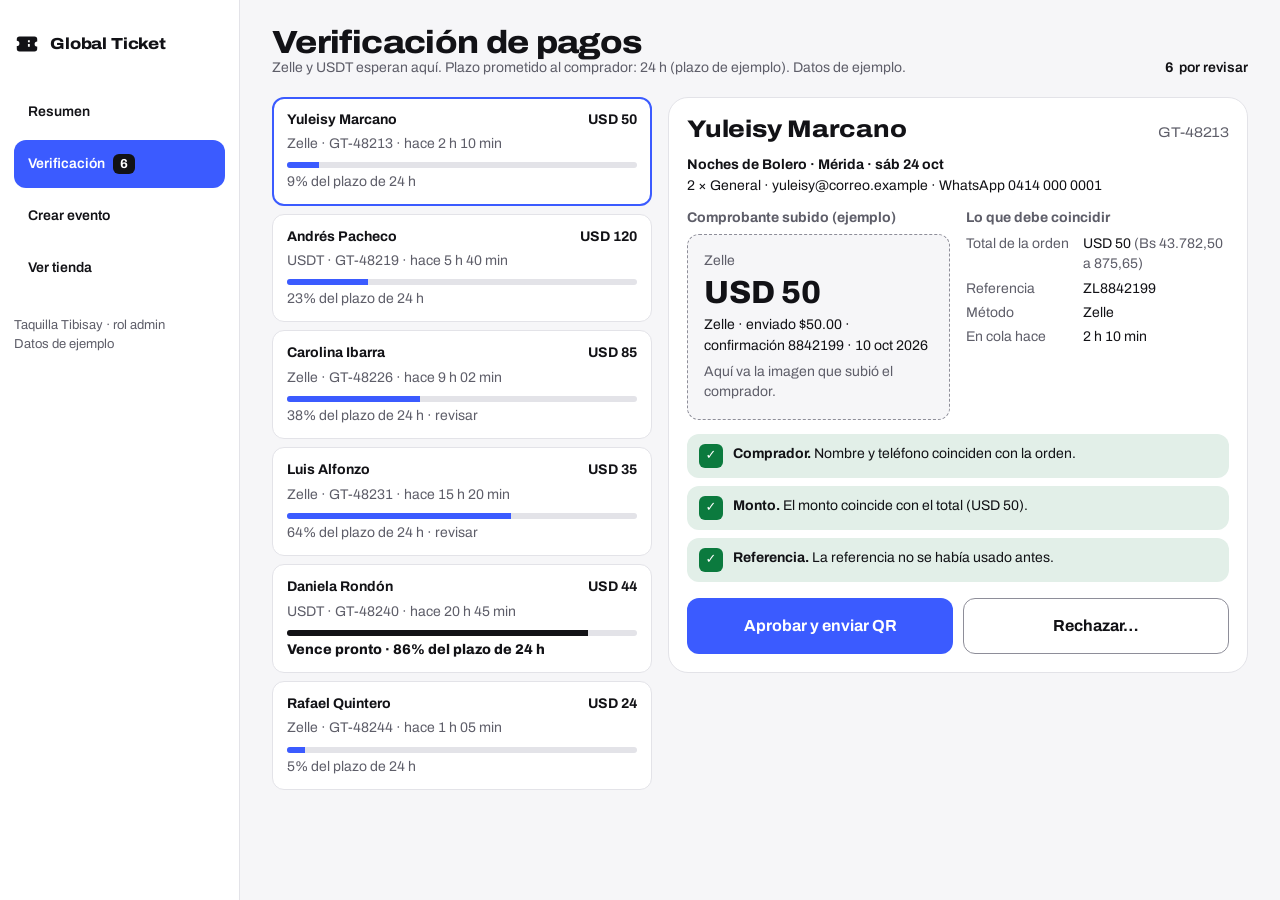
<file: panel-verificacion.html>
<!doctype html>
<html lang="es-VE">
<head>
<meta charset="utf-8">
<meta name="viewport" content="width=device-width,initial-scale=1">
<meta name="color-scheme" content="light">
<title>Verificación de pagos · Panel Global Ticket</title>
<link rel="preconnect" href="https://fonts.googleapis.com"><link rel="preconnect" href="https://fonts.gstatic.com" crossorigin>
<link rel="stylesheet" href="https://fonts.googleapis.com/css2?family=Archivo:wdth,wght@62..125,100..900&display=swap">
<link rel="icon" href="data:image/svg+xml,%3Csvg xmlns=%27http://www.w3.org/2000/svg%27 viewBox=%270 0 28 28%27%3E%3Crect width=%2728%27 height=%2728%27 rx=%276%27 fill=%27%233B5BFF%27/%3E%3Cpath d=%27M7 9h14v3a2 2 0 0 0 0 4v3H7v-3a2 2 0 0 0 0-4z%27 fill=%27white%27/%3E%3C/svg%3E">
<link rel="stylesheet" href="css/style.css">
</head>
<body class="panel" data-nav="panel-verificacion.html">
<main class="pn-main" id="main">
  <div class="pn-top">
    <div><h1>Verificación de pagos</h1><p class="muted">Zelle y USDT esperan aquí. Plazo prometido al comprador: 24 h (plazo de ejemplo). Datos de ejemplo.</p></div>
    <div class="ctl"><span class="stat" id="pend"></span></div>
  </div>
  <div class="q-layout">
    <section aria-labelledby="h-q">
      <h2 id="h-q" class="sr">Cola</h2>
      <ul class="q-list" id="list"></ul>
    </section>
    <section class="card q-detail" id="detail" aria-labelledby="d-h"></section>
  </div>
</main>
<script src="https://cdn.jsdelivr.net/npm/gsap@3.13.0/dist/gsap.min.js" integrity="sha384-HOvlOYPIs/zjoIkWUGXkVmXsjr8GuZLV+Q+rcPwmJOVZVpvTSXQChiN4t9Euv9Vc" crossorigin="anonymous"></script>
<script src="js/app.js"></script>
<script>
(function(){
  const {usd,bs,toBs,fmt,RATE,$,$$,esc,motion,toast}=GT;
  const Q=[
    {id:"GT-48213",who:"Yuleisy Marcano",m:"Zelle",usd:50,got:50,ref:"ZL8842199",age:"2 h 10 min",pct:9,ev:"Noches de Bolero · Mérida · sáb 24 oct",items:"2 × General",mail:"yuleisy@correo.example",tel:"0414 000 0001",tx:"Zelle · enviado $50.00 · confirmación 8842199 · 10 oct 2026"},
    {id:"GT-48219",who:"Andrés Pacheco",m:"USDT",usd:120,got:120,ref:"TxID 9f3a…c71e",age:"5 h 40 min",pct:23,ev:"Full Day en el Lago · Maracaibo · dom 8 nov",items:"1 × Palapa privada",mail:"andres@correo.example",tel:"0424 000 0002",tx:"Binance · retiro 120.00 USDT · red TRC20 · TxID 9f3a…c71e"},
    {id:"GT-48226",who:"Carolina Ibarra",m:"Zelle",usd:85,got:75,ref:"ZL8843070",age:"9 h 02 min",pct:38,ev:"Gran Gala de Fin de Año · Margarita · jue 31 dic",items:"1 × Salón general",mail:"caro@correo.example",tel:"0412 000 0003",tx:"Zelle · enviado $75.00 · confirmación 8843070 · 10 oct 2026",flag:"El monto del comprobante (USD 75) no coincide con el total (USD 85)."},
    {id:"GT-48231",who:"Luis Alfonzo",m:"Zelle",usd:35,got:35,ref:"ZL8843311",age:"15 h 20 min",pct:64,ev:"Noches de Bolero · Maracaibo · vie 13 nov",items:"1 × Barra alta",mail:"luis@correo.example",tel:"0416 000 0004",tx:"Zelle · enviado $35.00 · confirmación 8843311 · 09 oct 2026",dup:"La referencia ZL8843311 ya aparece en otra orden (GT-48104)."},
    {id:"GT-48240",who:"Daniela Rondón",m:"USDT",usd:44,got:44,ref:"TxID 71bd…02aa",age:"20 h 45 min",pct:86,ev:"Salsa al Atardecer · Margarita · sáb 17 oct",items:"2 × Terraza",mail:"dani@correo.example",tel:"0414 000 0005",tx:"Binance · retiro 44.00 USDT · red TRC20 · TxID 71bd…02aa"},
    {id:"GT-48244",who:"Rafael Quintero",m:"Zelle",usd:24,got:24,ref:"ZL8843402",age:"1 h 05 min",pct:5,ev:"Salsa al Atardecer · Margarita · sáb 17 oct",items:"2 × Arena",mail:"rafa@correo.example",tel:"0426 000 0006",tx:"Zelle · enviado $24.00 · confirmación 8843402 · 10 oct 2026"},
  ];
  const state=Object.assign({},...Q.map(q=>({[q.id]:"pend"})),GT.verif.get());
  let sel=(Q.find(q=>state[q.id]==="pend")||Q[0]).id, lock=0, empty=!Q.some(q=>state[q.id]==="pend");
  const REASONS=["El monto no coincide con el total","La referencia no aparece o ya fue usada","El comprobante es ilegible","El pago llegó a otra cuenta"];
  function badge(){const n=Q.filter(q=>state[q.id]==="pend").length;$("#pend").innerHTML=`<b >${n}</b> por revisar`;const b=$("#qbadge");if(b)b.textContent=n;}
  function list(){
    $("#list").innerHTML=Q.map(q=>{const d=state[q.id];const hi=q.pct>=70;return `<li><button class="q-item ${d!=="pend"?"done":""}" type="button" data-id="${q.id}" aria-pressed="${q.id===sel}"><span class="top"><span>${esc(q.who)}</span><span >${usd(q.usd)}</span></span><span class="muted small">${q.m} · ${q.id} · hace ${q.age}</span>${d==="pend"?`<span class="sla" aria-hidden="true"><i class="${hi?"hi":""}" style="width:${q.pct}%;display:block"></i></span><span class="small ${hi?"":"muted"}" style="${hi?"font-weight:800":""}">${hi?"Vence pronto · ":""}${q.pct}% del plazo de 24 h${q.flag||q.dup?" · revisar":""}</span>`:`<span class="small" style="font-weight:800">${d==="ok"?"Aprobada: QR enviado":"Rechazada: aviso enviado"}</span>`}</button></li>`}).join("");
  }
  function detail(){
    if(empty){$("#detail").innerHTML=`<h2 id="d-h" tabindex="-1">Cola al día</h2><p class="muted">No quedan pagos por revisar. Los nuevos comprobantes de Zelle y USDT aparecen aquí.</p>`;return;}
    const q=Q.find(x=>x.id===sel), d=state[q.id], risky=!!(q.flag||q.dup);
    const checks=[[true,"Comprador","Nombre y teléfono coinciden con la orden."],[!q.flag,"Monto",q.flag||"El monto coincide con el total ("+usd(q.usd)+")."],[!q.dup,"Referencia",q.dup||"La referencia no se había usado antes."]];
    $("#detail").innerHTML=`<h2 id="d-h" tabindex="-1">${esc(q.who)} <span class="small">${q.id}</span></h2>
      <p style="margin-bottom:12px"><b>${esc(q.ev)}</b><br>${esc(q.items)} · ${esc(q.mail)} · WhatsApp ${esc(q.tel)}</p>
      <div class="fgrid c2">
        <div><p class="small muted" style="font-weight:700;margin-bottom:6px">Comprobante subido (ejemplo)</p><div class="receipt"><span class="small muted">${q.m==="USDT"?"Binance":"Zelle"}</span><span class="big">${usd(q.got)}</span><span>${esc(q.tx)}</span><span class="small muted">Aquí va la imagen que subió el comprador.</span></div></div>
        <div><p class="small muted" style="font-weight:700;margin-bottom:6px">Lo que debe coincidir</p><dl style="margin:0;display:grid;grid-template-columns:auto 1fr;gap:4px 14px"><dt class="muted">Total de la orden</dt><dd style="margin:0" >${usd(q.usd)} <span class="muted small">(${bs(toBs(q.usd))} a ${fmt(RATE,2)})</span></dd><dt class="muted">Referencia</dt><dd style="margin:0">${esc(q.ref)}</dd><dt class="muted">Método</dt><dd style="margin:0">${q.m}</dd><dt class="muted">En cola hace</dt><dd style="margin:0">${q.age}</dd></dl></div>
      </div>
      <ul class="chk">${checks.map(c=>`<li class="${c[0]?"":"bad"}"><span class="m" aria-hidden="true">${c[0]?"✓":"!"}</span><span><b>${c[1]}.</b> ${esc(c[2])} <span class="sr">${c[0]?"Correcto":"Revisar"}</span></span></li>`).join("")}</ul>
      ${d==="pend"?`${risky?`<label class="chk-row" style="margin-top:14px"><input type="checkbox" id="force"><span>Revisé el comprobante a mano y apruebo aunque haya alertas</span></label>`:""}<div class="decide"><button class="btn" id="ok" type="button"${risky?" disabled":""}>Aprobar y enviar QR</button><button class="btn sec" id="no" type="button" aria-expanded="false" aria-controls="rj">Rechazar…</button></div>
      <div class="reject-box" id="rj"><div class="field"><label for="why">Motivo (se lo enviamos al comprador)</label><select id="why"><option value="">Elige un motivo</option>${REASONS.map(r=>`<option>${r}</option>`).join("")}</select><span class="err" id="e-why" role="alert">Elige un motivo para poder rechazar.</span></div><button class="btn danger" id="rj-go" type="button">Confirmar rechazo</button></div>`
      :`<p class="callout" style="margin-top:14px"><b>${d==="ok"?"Pago aprobado.":"Pago rechazado."}</b> ${d==="ok"?"El comprador recibió su QR y su factura por correo y WhatsApp.":"El comprador recibió el motivo y qué hacer. Su lugar sigue apartado 2 horas."}</p>`}`;
    if(d==="pend"){
      if(risky)$("#force").onchange=e=>{$("#ok").disabled=!e.target.checked;};
      $("#ok").onclick=()=>resolve(q,"ok");
      $("#why").onchange=()=>{if($("#why").value){$("#e-why").classList.remove("on");$("#why").removeAttribute("aria-invalid");}};
      $("#rj").addEventListener("keydown",e=>{if(e.key==="Escape"){$("#rj").classList.remove("on");$("#no").setAttribute("aria-expanded","false");$("#no").focus();}});
      $("#no").onclick=()=>{const r=$("#rj");const on=r.classList.toggle("on");$("#no").setAttribute("aria-expanded",on);if(on)$("#why").focus();};
      $("#rj-go").onclick=()=>{if(!$("#why").value){$("#e-why").classList.add("on");$("#why").setAttribute("aria-invalid","true");$("#why").focus();return;}resolve(q,"no");};
    }
  }
  function resolve(q,r){
    // el botón de la siguiente orden aparece bajo el cursor: sin este freno, un doble clic aprueba dos órdenes
    if(Date.now()<lock||state[q.id]!=="pend")return; lock=Date.now()+700;
    state[q.id]=r; GT.verif.set(state); toast(r==="ok"?"Aprobada. Enviamos el QR y la factura a "+q.who+".":"Rechazada. Le avisamos a "+q.who+" con el motivo.");
    const next=Q.find(x=>state[x.id]==="pend"); if(next)sel=next.id; else empty=true;
    list(); detail(); badge(); $("#d-h").focus({preventScroll:true});
    motion(g=>g.from("#detail",{autoAlpha:0,y:10,duration:.35,ease:"power3.out"}));
  }
  $("#list").addEventListener("click",e=>{const b=e.target.closest(".q-item");if(!b)return;sel=b.dataset.id;empty=false;list();detail();$('.q-item[data-id="'+sel+'"]').focus();motion(g=>g.from("#detail",{autoAlpha:0,y:8,duration:.3,ease:"power3.out"}));if(matchMedia("(max-width:1099px)").matches)$("#detail").scrollIntoView({block:"start",behavior:matchMedia("(prefers-reduced-motion: reduce)").matches?"auto":"smooth"});});
  list();detail();badge();
  motion(g=>g.from(".q-item",{x:-14,autoAlpha:0,duration:.4,ease:"power3.out",stagger:.05,clearProps:"all"}));
})();
</script>
</body>
</html>
</file>
<file: css/style.css>
/* Global Ticket — estándar de categoría a nivel DICE. Tokens normativos: DESIGN.md */
:root{
  --bg:#0B0B0D; --surface:#16161A; --raised:#1F1F25; --line:#2A2A31;
  --text:#F5F5F7; --muted:#A6A6B0;
  --accent:#3B5BFF; --accent-deep:#2A45E0; --on-accent:#fff;
  --ok:#2BD576; --pending:#FFB020; --danger:#FF5A5F;
  --text-soft:#D6D6DC; --text-faint:#7C7C86; --field-line:#6E6E78;
  --ok-bg:color-mix(in srgb,var(--ok) 14%,transparent); --pending-bg:color-mix(in srgb,var(--pending) 14%,transparent); --danger-bg:color-mix(in srgb,var(--danger) 14%,transparent);
  --t-caption:.8125rem; --t-small:.875rem; --t-lead:1.125rem; --t-big:2rem;
  --scrim:linear-gradient(to top,var(--bg) 0%,color-mix(in srgb,var(--bg) 88%,transparent) 42%,transparent 100%);
  --f:"Archivo",system-ui,-apple-system,"Segoe UI",sans-serif;
  --r-sm:6px; --r-md:12px; --r-lg:20px;
  --gut:16px; --ease:cubic-bezier(.16,1,.3,1);
  --sheet-shadow:0 -12px 40px color-mix(in srgb,var(--bg) 80%,transparent),0 2px 8px color-mix(in srgb,var(--bg) 60%,transparent);
}
body.panel{
  --bg:#F6F6F8; --surface:#FFFFFF; --raised:#F0F0F4; --line:#E3E3E8;
  --text:#121216; --muted:#5E5E69;
  --ok:#0B7A3E; --pending:#8A5A00; --danger:#C4252B;
  --text-soft:#3A3A44; --text-faint:#6B6B76; --field-line:#8E8E99;
  --ok-bg:color-mix(in srgb,var(--ok) 12%,var(--surface)); --pending-bg:color-mix(in srgb,var(--pending) 14%,var(--surface)); --danger-bg:color-mix(in srgb,var(--danger) 10%,var(--surface));
  --sheet-shadow:0 8px 28px color-mix(in srgb,var(--text) 14%,transparent);
}
*,*::before,*::after{box-sizing:border-box}
html{-webkit-text-size-adjust:100%;scroll-padding-top:96px;color-scheme:dark}
body.panel{color-scheme:light}
body{margin:0;background:var(--bg);color:var(--text);font:400 1rem/1.5 var(--f);font-variant-numeric:tabular-nums;min-height:100vh;display:flex;flex-direction:column;-webkit-font-smoothing:antialiased}
img,svg{max-width:100%;display:block}
h1,h2,h3,h4{margin:0;font-family:var(--f);font-weight:700;line-height:1.15;text-wrap:balance}
.display{font-weight:800;font-stretch:118%;font-variation-settings:"wdth" 118;font-size:clamp(2rem,9vw,4rem);line-height:.95;letter-spacing:-.02em}
h1{font-size:clamp(2rem,9vw,4rem);font-weight:800;font-stretch:118%;font-variation-settings:"wdth" 118;line-height:.95;letter-spacing:-.02em}
h2{font-size:1.5rem;font-weight:800;letter-spacing:-.01em}
h3{font-size:1.25rem}
h4{font-size:1rem}
p{margin:0}
a{color:inherit}
:focus-visible{outline:3px solid var(--accent);outline-offset:3px;border-radius:var(--r-sm)}
body:not(.panel) :focus-visible{outline-color:var(--accent)}
.sr{position:absolute;width:1px;height:1px;overflow:hidden;clip:rect(0 0 0 0);white-space:nowrap}
[hidden]{display:none!important}
.skip{position:absolute;left:8px;top:-60px;background:var(--text);color:var(--bg);padding:12px 16px;z-index:100;border-radius:var(--r-md);font-weight:700}
.skip:focus{top:8px}
.muted{color:var(--muted)}
.small{font-size:var(--t-small)}
.price{font-size:1.5rem;font-weight:700;line-height:1.1;font-variant-numeric:tabular-nums}
.bsv{color:var(--muted);font-variant-numeric:tabular-nums}

/* ---------- chrome ---------- */
.rate-bar{background:var(--surface);border-bottom:1px solid var(--line);color:var(--muted);font-size:var(--t-caption);padding:8px var(--gut);text-align:center;line-height:1.3}
.rate-bar b{color:var(--text);font-weight:700}
.site-header{display:flex;align-items:center;justify-content:space-between;gap:12px;min-height:60px;padding:0 max(var(--gut),calc((100vw - 1200px)/2 + var(--gut)));background:var(--bg);border-bottom:1px solid var(--line);position:sticky;top:0;z-index:30}
.logo{display:inline-flex;align-items:center;gap:10px;color:var(--text);text-decoration:none;font-weight:800;font-stretch:112%;font-variation-settings:"wdth" 112;font-size:var(--t-lead);letter-spacing:-.01em;min-height:48px}
.logo svg{width:26px;height:26px;flex:none}
.hdr-link{display:inline-flex;align-items:center;min-height:48px;padding:0 14px;border-radius:var(--r-md);color:var(--text);font-weight:600;text-decoration:none;background:var(--raised);transition:background-color .15s}
.hdr-link:hover{background:var(--line)}
main{flex:1;width:100%}
.wrap{width:100%;max-width:1200px;margin:0 auto;padding:0 var(--gut)}
.narrow{max-width:640px}
.site-footer{border-top:1px solid var(--line);color:var(--muted);padding:32px var(--gut) 120px;margin-top:56px;background:var(--bg)}
.site-footer .wrap{display:grid;gap:24px}
.site-footer h4{color:var(--text);margin-bottom:8px}
.site-footer ul{list-style:none;margin:0;padding:0}
.site-footer li a{display:inline-flex;align-items:center;min-height:44px;color:var(--muted);text-decoration:none}
.site-footer li a:hover{color:var(--text);text-decoration:underline}
.site-footer .fine{font-size:var(--t-small);max-width:42ch}
@media(min-width:760px){.site-footer .wrap{grid-template-columns:1.3fr 1fr 1fr}}

/* ---------- controles ---------- */
.btn{display:inline-flex;align-items:center;justify-content:center;gap:8px;min-height:56px;padding:0 24px;border:0;border-radius:var(--r-md);background:var(--accent);color:var(--on-accent);font:700 1rem/1 var(--f);text-decoration:none;cursor:pointer;transition:background-color .15s}
.btn:hover{background:var(--accent-deep)}
.btn.sec{background:var(--raised);color:var(--text);min-height:48px}
.btn.sec:hover{background:var(--line)}
body.panel .btn.sec{background:var(--surface);border:1px solid var(--field-line)}
body.panel .btn.sec:hover{background:var(--raised)}
.btn.danger{background:var(--danger);color:var(--bg)}
body.panel .btn.danger{background:var(--danger);color:var(--on-accent)}
.btn.block{width:100%}
.btn.sm{min-height:48px;padding:0 18px}
.btn[disabled],.btn[aria-disabled=true]{background:var(--raised);color:var(--text-faint);cursor:not-allowed}
body.panel .btn[aria-disabled=true],body.panel .btn[disabled]{background:var(--line);color:var(--text-faint)}
.field{display:grid;gap:6px;margin-bottom:16px;align-content:start}
.field>label,.legend{font-weight:600;font-size:var(--t-small)}
.hint{font-size:var(--t-caption);color:var(--muted)}
input,select,textarea{font:inherit;color:var(--text);background:var(--raised);border:1px solid var(--field-line);border-radius:var(--r-md);min-height:52px;padding:0 14px;width:100%;transition:border-color .12s}
body.panel input,body.panel select,body.panel textarea{background:var(--surface);border-color:var(--field-line)}
textarea{padding:12px 14px;min-height:96px}
input:focus-visible,select:focus-visible,textarea:focus-visible{border-color:var(--accent);outline:2px solid var(--accent);outline-offset:0}
select{appearance:none;background-image:linear-gradient(45deg,transparent 50%,currentColor 50%),linear-gradient(135deg,currentColor 50%,transparent 50%);background-position:calc(100% - 22px) 50%,calc(100% - 16px) 50%;background-size:6px 6px;background-repeat:no-repeat;padding-right:40px}
input::placeholder,textarea::placeholder{color:var(--muted)}
input[aria-invalid=true],select[aria-invalid=true]{border-color:var(--danger);outline:1px solid var(--danger)}
input[type=file]{padding:12px 14px;min-height:56px}
input[type=file]::file-selector-button{margin-right:12px;border:0;border-radius:var(--r-sm);background:var(--line);color:var(--text);padding:8px 12px;font:600 var(--t-small) var(--f)}
body.panel input[type=file]::file-selector-button{background:var(--raised)}
.err{color:var(--danger);font-weight:600;font-size:var(--t-small);display:none}
.err.on{display:block}
input[type=checkbox],input[type=radio]{width:24px;height:24px;min-height:0;accent-color:var(--accent);flex:none;margin:0;padding:0}
.chips{display:flex;gap:8px;overflow-x:auto;scrollbar-width:none;margin:0 calc(var(--gut) * -1);padding:2px var(--gut)}
.chips::-webkit-scrollbar{display:none}
.chip{flex:none;min-height:48px;padding:0 18px;border:0;border-radius:var(--r-md);background:var(--raised);color:var(--text);font:600 1rem var(--f);cursor:pointer;transition:background-color .15s}
.chip:hover{background:var(--line)}
.chip[aria-pressed=true]{background:var(--accent);color:var(--on-accent)}
.tag{display:inline-flex;align-items:center;min-height:28px;padding:0 10px;border-radius:var(--r-sm);font-weight:600;font-size:var(--t-caption);background:var(--raised);color:var(--text);line-height:1;white-space:nowrap}
.tag.ok{background:var(--ok-bg);color:var(--ok)}
.tag.pending{background:var(--pending-bg);color:var(--pending)}
.tag.danger{background:var(--danger-bg);color:var(--danger)}
.tag.solid{background:var(--bg);color:var(--text)}

/* ---------- foto (contenedor; aquí va la foto real) ---------- */
.ph{position:relative;overflow:hidden;background:var(--raised);border-radius:var(--r-lg);aspect-ratio:4/5;display:block}
.ph.r1610{aspect-ratio:16/10}
.ph.sq{aspect-ratio:1}
.ph.flat{border-radius:0}
.ph img{position:absolute;inset:0;width:100%;height:100%;object-fit:cover}
.ph.nofoto .ph-l{display:block}
.ph.poster img{object-fit:contain}
.ph.poster img.bg{object-fit:cover;filter:blur(28px) brightness(.55) saturate(1.2);transform:scale(1.2)}
.ph.poster img:not(.bg){object-position:50% 50%}
.ph-l{display:none;position:absolute;left:12px;top:12px;font-size:var(--t-caption);font-weight:600;color:var(--muted);letter-spacing:.01em}
.ph-ev{position:absolute;inset:0;display:grid;place-items:center;padding:12%;text-align:center;font-weight:800;font-stretch:118%;font-variation-settings:"wdth" 118;font-size:clamp(1.25rem,9cqi,var(--t-big));line-height:1;color:var(--field-line);letter-spacing:-.02em}
.ph{container-type:inline-size}

/* ---------- home ---------- */
.feat{margin:0 calc(var(--gut) * -1)}
.feat-hero{position:relative}
.feat .ph{border-radius:0;aspect-ratio:4/5;max-height:60svh;width:100%}
.feat .over{position:absolute;inset:auto 0 0 0;padding:120px var(--gut) 24px;background:var(--scrim);display:grid;gap:10px}
.feat .meta{color:var(--text-soft);font-size:1rem}
.feat .buy{display:flex;align-items:center;justify-content:space-between;gap:16px;margin-top:6px;flex-wrap:wrap}
.feat .buy .btn{flex:1;min-width:200px}
.feat .tags{display:flex;gap:8px;flex-wrap:wrap}
@media(min-width:900px){
  .feat{margin:24px 0 0;border-radius:var(--r-lg);overflow:hidden}
  .feat .ph{aspect-ratio:16/8;max-height:none;border-radius:var(--r-lg)}
  .feat .over{padding:160px 32px 32px;max-width:none}
  .feat .over>*{max-width:640px}
}
.filters{display:grid;gap:14px;margin-top:28px}
.sec-h{display:flex;justify-content:space-between;align-items:baseline;gap:12px;margin:32px 0 14px}
.sec-h p{color:var(--muted);font-size:var(--t-small)}
.grid-ev{display:grid;grid-template-columns:repeat(2,1fr);gap:12px}
@media(min-width:760px){.grid-ev{grid-template-columns:repeat(3,1fr);gap:20px}}
@media(min-width:1040px){.grid-ev{grid-template-columns:repeat(4,1fr)}}
.ev{position:relative;display:flex;flex-direction:column;background:var(--surface);border-radius:var(--r-lg);overflow:hidden}
.ev .ph{border-radius:var(--r-lg)}
.ev .ph .tags{position:absolute;left:10px;right:10px;bottom:10px;display:flex;gap:6px;flex-wrap:wrap;z-index:1}
.ev .ph .tags .tag{max-width:100%;white-space:normal}
.ev .tx{padding:12px 12px 14px;display:grid;gap:4px;flex:1;align-content:start}
.ev h3{font-size:1rem;line-height:1.15}
.ev h3 a{text-decoration:none}
.ev h3 a::after{content:"";position:absolute;inset:0;z-index:2;border-radius:var(--r-lg)}
.ev .when{color:var(--muted);font-size:var(--t-small)}
.ev .pr{margin-top:8px;display:grid;gap:0}
.ev .pr .usd{font-size:var(--t-lead);font-weight:700}
.ev .pr .bsv{font-size:var(--t-caption)}
.ev:hover{background:var(--raised)}
.ev:has(a:focus-visible){outline:3px solid var(--accent);outline-offset:3px}
.ev h3 a:focus-visible{outline:none}
.empty{background:var(--surface);border-radius:var(--r-lg);padding:32px 20px;text-align:center}

/* ---------- ficha ---------- */
.fx{display:grid;gap:0}
.fx .back{position:absolute;left:var(--gut);top:12px;z-index:3;display:inline-flex;align-items:center;gap:6px;min-height:48px;padding:0 14px;border-radius:var(--r-md);background:var(--bg);color:var(--text);text-decoration:none;font-weight:600}
.fx-hero{position:relative;margin:0 calc(var(--gut) * -1)}
.fx-hero .ph{border-radius:0;aspect-ratio:4/5;max-height:72svh;width:100%}
.fx-hero .over{position:absolute;inset:auto 0 0 0;padding:140px var(--gut) 20px;background:var(--scrim);display:grid;gap:10px}
.fx-hero .tags{display:flex;gap:8px;flex-wrap:wrap}
.fx-hero .meta{color:var(--text-soft)}
.fx-info{display:grid;gap:28px;padding-top:8px}
.buyc{display:grid;gap:14px;margin-top:8px}
.buyc .hd{font-size:1.25rem;font-weight:700}
.dates{display:grid;gap:10px;border:0;padding:0;margin:0}
.opt{position:relative;display:grid;grid-template-columns:auto 1fr auto;gap:14px;align-items:center;background:var(--surface);border-radius:var(--r-lg);padding:12px 14px 12px 12px;min-height:80px;cursor:pointer;border:2px solid transparent;transition:border-color .12s,background-color .12s}
.opt:hover{background:var(--raised)}
.opt:has(input:checked){border-color:var(--accent);background:var(--raised)}
.opt:has(input:focus-visible){outline:3px solid var(--accent);outline-offset:2px}
.opt:has(input:disabled){cursor:not-allowed}
.opt:has(input:disabled) .nm,.opt:has(input:disabled) .dtb,.opt:has(input:disabled) .dtb b{color:var(--muted)}
.opt input[type=radio]{position:absolute;opacity:0;inset:0;width:100%;height:100%;cursor:pointer;margin:0}
.opt .dtb{display:grid;place-items:center;width:60px;height:60px;border-radius:var(--r-md);background:var(--raised);line-height:1.05;text-align:center}
.opt:has(input:checked) .dtb{background:var(--accent);color:var(--on-accent)}
.opt .dtb b{font-size:1.5rem;font-weight:800;display:block}
.opt .dtb span{font-size:var(--t-caption);font-weight:600;color:var(--muted);display:block}
.opt:has(input:checked) .dtb span{color:var(--on-accent)}
.opt .nm{font-weight:700;display:block}
.opt .st{text-align:right}
.opt .st .usd{font-weight:700;font-size:1rem;display:block}
.opt .st .bsv{font-size:var(--t-caption)}
.plist{display:grid;gap:0;background:var(--surface);border-radius:var(--r-lg);padding:4px 16px}
.plist .ln{display:flex;justify-content:space-between;align-items:center;gap:12px;padding:12px 0}
.plist .ln+.ln{border-top:1px solid var(--line)}
.plist .st{text-align:right}
.facts{list-style:none;margin:0;padding:4px 16px;background:var(--surface);border-radius:var(--r-lg)}
.facts li{padding:14px 0;display:grid;grid-template-columns:6rem 1fr;gap:12px}
.facts li+li{border-top:1px solid var(--line)}
.facts b{color:var(--muted);font-weight:600;font-size:var(--t-small)}
details.pol{background:var(--surface);border-radius:var(--r-lg);margin-top:10px}
details.pol summary{list-style:none;cursor:pointer;min-height:56px;padding:14px 16px;display:flex;justify-content:space-between;align-items:center;font-weight:700}
details.pol summary::-webkit-details-marker{display:none}
details.pol summary::after{content:"+";font:500 1.5rem/1 var(--f);color:var(--muted)}
details.pol[open] summary::after{content:"\2212"}
details.pol .pbody{padding:0 16px 16px;display:grid;gap:8px;color:var(--text-soft)}
details.pol:has(summary:focus-visible){outline:3px solid var(--accent);outline-offset:2px}
.rate-note{display:inline-flex;align-items:center;min-height:28px;font-size:var(--t-caption);color:var(--muted)}
.rate-note b{color:var(--text);margin:0 4px}
@media(min-width:960px){
  .fx{grid-template-columns:minmax(0,1fr) 400px;column-gap:48px;grid-template-areas:"hero buy" "info buy";align-items:start;padding-top:24px}
  .fx-hero{grid-area:hero;margin:0;border-radius:var(--r-lg);overflow:hidden}
  .fx-hero .ph{aspect-ratio:16/10;max-height:none;border-radius:var(--r-lg)}
  .fx .back{position:static;margin-bottom:12px;background:var(--raised);display:inline-flex;grid-area:auto}
  .fx-info{grid-area:info;padding-top:32px}
  .buyc{grid-area:buy;position:sticky;top:84px;background:var(--surface);border-radius:var(--r-lg);padding:20px;margin-top:0}
  .buyc .sheet-in{display:grid;gap:14px}
}

/* ---------- barra de acción fija ---------- */
.bar{position:fixed;left:0;right:0;bottom:0;z-index:40;background:var(--bg);border-top:1px solid var(--line);padding:12px var(--gut) calc(12px + env(safe-area-inset-bottom))}
.bar .in{max-width:1200px;margin:0 auto;display:flex;align-items:center;justify-content:space-between;gap:16px}
.bar .tt{display:grid;line-height:1.15;min-width:0}
.bar .tt .price{font-size:1.5rem}
.bar .btn{flex:0 1 auto;min-width:150px}
@media(min-width:960px){.bar.mob{display:none}}
.desk-only{display:none}
@media(min-width:960px){.desk-only{display:flex}}

/* ---------- flujo compra ---------- */
.steps{display:flex;gap:8px;align-items:center;flex-wrap:wrap;margin:18px 0 6px;padding:0;list-style:none;font-size:var(--t-small);color:var(--muted);font-weight:600}
.steps li+li::before{content:"/";margin-right:8px;color:var(--line)}
.steps li[aria-current=step]{color:var(--text)}
.crumb{margin-top:14px}
.crumb a{display:inline-flex;align-items:center;min-height:44px;color:var(--muted);text-decoration:none;font-weight:600}
.crumb a:hover{color:var(--text)}
.timer{position:sticky;top:68px;z-index:25;background:var(--raised);border-radius:var(--r-md);padding:12px 16px;display:flex;align-items:center;justify-content:space-between;gap:12px;margin:12px 0;box-shadow:var(--sheet-shadow);overflow:hidden}
.timer .t{font-size:1.5rem;font-weight:800;line-height:1;font-variant-numeric:tabular-nums}
.timer .bar2{position:absolute;left:0;bottom:0;height:3px;background:var(--text);width:100%;transform-origin:left}
.timer.low{background:var(--text);color:var(--bg)}
.timer.low .muted{color:var(--field-line)}
.timer.low .bar2{background:var(--bg)}
.flow{display:grid;gap:24px;align-items:start;padding-top:8px}
.aside{display:grid;gap:16px}
@media(min-width:960px){
  .flow{grid-template-columns:minmax(0,1fr) 380px;gap:48px}
  .aside{position:sticky;top:150px}
}
.sheet{background:var(--surface);border-radius:var(--r-lg);padding:20px}
.sheet+.sheet{margin-top:16px}
.area{display:grid;gap:12px;grid-template-columns:1fr auto;align-items:start;background:var(--surface);border-radius:var(--r-lg);padding:18px;border:2px solid transparent;transition:border-color .15s}
.area+.area{margin-top:12px}
.area.on{border-color:var(--accent)}
.area.sold h3,.area.sold .desc,.area.sold .pc{opacity:.6}
.area h3{font-size:1.25rem}
.area .desc{font-size:var(--t-small);color:var(--muted);margin-top:4px;max-width:36ch}
.area .pc{text-align:right}
.area .row2{grid-column:1/-1;display:flex;justify-content:space-between;align-items:center;gap:12px;flex-wrap:wrap;border-top:1px solid var(--line);padding-top:14px}
.stepper{display:grid;grid-template-columns:52px 52px 52px;align-items:stretch;border-radius:var(--r-md);overflow:hidden;background:var(--raised)}
.stepper button{min-height:52px;border:0;background:transparent;font:500 1.5rem/1 var(--f);color:var(--text);cursor:pointer;transition:background-color .12s}
.stepper button:hover:not(:disabled){background:var(--line)}
.stepper button:disabled{color:var(--text-faint);cursor:not-allowed}
.stepper output{display:grid;place-items:center;font-weight:700;font-size:1.25rem;font-variant-numeric:tabular-nums}
.opt-hotel{margin-top:24px}
.opt-hotel details{background:var(--surface);border-radius:var(--r-lg)}
.opt-hotel summary{cursor:pointer;list-style:none;min-height:60px;padding:14px 18px;display:flex;justify-content:space-between;gap:12px;align-items:center;font-weight:600}
.opt-hotel summary::-webkit-details-marker{display:none}
.opt-hotel summary::after{content:"+";font:500 1.5rem/1 var(--f);color:var(--muted)}
.opt-hotel details[open] summary::after{content:"\2212"}
.opt-hotel .hb{padding:0 18px 18px;display:grid;gap:12px}
.opt-hotel summary:focus-visible{outline:3px solid var(--accent);outline-offset:2px;border-radius:var(--r-lg)}
.chk-row{display:grid;grid-template-columns:auto 1fr auto;gap:14px;align-items:center;background:var(--raised);border-radius:var(--r-md);padding:14px;cursor:pointer;min-height:64px}
.sum{display:grid}
.sum .ln{display:flex;justify-content:space-between;gap:12px;padding:10px 0}
.sum .ln+.ln{border-top:1px solid var(--line)}
.sum .tot{border-top:1px solid var(--line);margin-top:6px;padding-top:14px;display:grid;gap:2px}
.sum .tot .big{font-size:var(--t-big);font-weight:800;line-height:1;letter-spacing:-.01em}
.method{display:grid;gap:10px;border:0;padding:0;margin:0}
.method .opt{grid-template-columns:auto 1fr;min-height:68px;padding:12px 16px}
.mdetail{display:none;background:var(--bg);border-radius:var(--r-md);padding:16px;margin-top:-2px;border:1px solid var(--line)}
.mdetail.on{display:block}
.mdetail .kv{display:grid;grid-template-columns:1fr;gap:2px;margin:0 0 16px}
.mdetail .kv dt{color:var(--muted)}
.mdetail .kv dd{margin:0 0 10px;overflow-wrap:anywhere;font-weight:600}
.callout{background:var(--surface);border-radius:var(--r-lg);padding:16px;display:grid;gap:4px}
.callout.warn{background:var(--pending-bg)}
.callout.warn strong{color:var(--pending)}
.callout.info{background:var(--raised)}

/* ---------- confirmación / entradas ---------- */
.demo-switch{display:flex;gap:8px;flex-wrap:wrap;align-items:center;margin-top:16px;color:var(--muted);font-size:var(--t-small);font-weight:600}
.demo-switch a{display:inline-flex;align-items:center;min-height:44px;padding:0 14px;border-radius:var(--r-md);background:var(--raised);color:var(--text);text-decoration:none}
.demo-switch a[aria-current=true]{background:var(--accent);color:var(--on-accent)}
.conf-head{display:grid;gap:14px;padding:28px 0 12px;justify-items:start}
.sico{width:64px;height:64px;border-radius:var(--r-lg);display:grid;place-items:center}
.sico svg{width:34px;height:34px}
.sico.ok{background:var(--ok-bg);color:var(--ok)}
.sico.pending{background:var(--pending-bg);color:var(--pending)}
.sico.danger{background:var(--danger-bg);color:var(--danger)}
.sico path,.sico circle{fill:none;stroke:currentColor;stroke-width:2.6;stroke-linecap:round;stroke-linejoin:round}
.pass{background:var(--surface);border-radius:var(--r-lg);overflow:hidden;margin-top:20px}
.pass-top{display:grid;grid-template-columns:76px 1fr;gap:14px;padding:16px;align-items:center}
.pass-top .ph{border-radius:var(--r-md)}
.pass-top h2{font-size:1.25rem}
.pass dl{margin:0;padding:16px 16px 18px;display:grid;grid-template-columns:1fr 1fr;gap:14px 16px}
.pass dt{font-size:var(--t-caption);color:var(--muted);font-weight:600}
.pass dd{margin:0;font-weight:700;line-height:1.25}
.pass dl>.wide{grid-column:1/-1}
.pass-q{border-top:1px solid var(--line);padding:20px 16px 22px;display:grid;gap:14px;justify-items:center;text-align:center;background:var(--raised)}
.qr{background:var(--on-accent);padding:14px;border-radius:var(--r-lg);width:min(100%,264px);aspect-ratio:1}
.qr svg{width:100%;height:100%;shape-rendering:crispEdges}
.qr.big{width:min(86vw,60vh,420px)}
.qr.locked{display:grid;place-items:center;background:var(--bg);border:1px dashed var(--field-line);color:var(--muted);font-weight:600;font-size:var(--t-small);padding:18px;text-align:center}
.serial{font-weight:700;letter-spacing:.06em;font-variant-numeric:tabular-nums}
.delivery{list-style:none;margin:0;padding:0;display:grid;gap:10px}
.delivery>li>span:last-child{min-width:0;overflow-wrap:anywhere}
.delivery>li{display:flex;gap:14px;align-items:flex-start;background:var(--surface);border-radius:var(--r-lg);padding:14px 16px}
.delivery .ic{flex:none;width:28px;height:28px;border-radius:var(--r-sm);display:grid;place-items:center;font-weight:800;font-size:var(--t-small);background:var(--ok-bg);color:var(--ok)}
.delivery .ic.wait{background:var(--pending-bg);color:var(--pending)}
.delivery .ic.bad{background:var(--danger-bg);color:var(--danger)}
.actions{display:grid;gap:10px;margin-top:16px}
@media(min-width:620px){.actions{grid-template-columns:1fr 1fr}}
.timeline{list-style:none;margin:0;padding:0}
.timeline li{display:grid;grid-template-columns:24px 1fr;gap:14px;padding-bottom:18px;position:relative}
.timeline li::before{content:"";position:absolute;left:11px;top:26px;bottom:2px;width:2px;background:var(--line)}
.timeline li:last-child{padding-bottom:0}
.timeline li:last-child::before{display:none}
.timeline .dot{width:24px;height:24px;border-radius:50%;background:var(--raised);border:2px solid var(--field-line)}
.timeline .dot.done{background:var(--ok);border-color:var(--ok)}
.timeline .dot.now{background:var(--pending);border-color:var(--pending)}
dialog.door{border:0;border-radius:var(--r-lg);padding:20px;background:var(--on-accent);max-width:96vw;text-align:center;color:var(--bg)}
dialog.door::backdrop{background:color-mix(in srgb,var(--bg) 90%,transparent)}
dialog.door .qr{margin:0 auto 14px;padding:0}
dialog.door .muted{color:var(--text-faint)}
.tix-list{display:grid;gap:20px;margin-top:20px}
.magic{display:flex;gap:10px;align-items:flex-start;background:var(--surface);border-radius:var(--r-lg);padding:16px;margin-top:16px;color:var(--text-soft)}
.magic b{color:var(--text)}
.offline{display:inline-flex;gap:8px;align-items:center;font-weight:600;font-size:var(--t-small);color:var(--muted)}
.offline::before{content:"";width:8px;height:8px;border-radius:50%;background:var(--ok)}
.toast{position:fixed;left:50%;bottom:96px;transform:translateX(-50%);background:var(--text);color:var(--bg);border-radius:var(--r-md);padding:14px 18px;font-weight:600;z-index:80;max-width:min(92vw,520px);box-shadow:var(--sheet-shadow)}
body.panel .toast{bottom:24px;background:var(--text);color:var(--on-accent)}

/* ============ PANEL DEL ORGANIZADOR (claro, operar) ============ */
body.panel{font-size:var(--t-small);line-height:1.45;flex-direction:row;flex-wrap:wrap}
.pn-side{background:var(--surface);border-bottom:1px solid var(--line);width:100%;padding:8px var(--gut);display:flex;flex-direction:column;gap:6px}
.pn-side .logo{font-size:1rem}
.pn-side nav{display:flex;flex-wrap:wrap;gap:4px 6px;padding-bottom:4px}
.pn-side nav a{display:inline-flex;align-items:center;gap:8px;min-height:48px;padding:0 14px;color:var(--text);text-decoration:none;font-weight:600;border-radius:var(--r-md);white-space:nowrap}
.pn-side nav a:hover{background:var(--raised)}
.pn-side nav a[aria-current=page]{background:var(--accent);color:var(--on-accent)}
.pn-side .badge{background:var(--text);color:var(--surface);border-radius:var(--r-sm);padding:1px 7px;font-size:var(--t-caption);font-weight:700}
.pn-side .who{color:var(--muted);font-size:var(--t-caption)}
.pn-main{flex:1;min-width:0;padding:20px var(--gut) 60px}
.pn-main>*{max-width:1180px}
@media(min-width:900px){
  body.panel{flex-wrap:nowrap}
  .pn-side{width:240px;flex:none;min-height:100vh;position:sticky;top:0;align-self:flex-start;padding:20px 14px;gap:20px;border-bottom:0;border-right:1px solid var(--line)}
  .pn-side nav{flex-direction:column;overflow:visible}
  .pn-main{padding:28px 32px 80px}
}
.pn-top{display:flex;flex-wrap:wrap;justify-content:space-between;align-items:flex-end;gap:12px;margin-bottom:18px}
.pn-top h1{font-size:clamp(1.5rem,5vw,var(--t-big));font-stretch:112%;font-variation-settings:"wdth" 112}
.pn-top .ctl{display:flex;gap:10px;flex-wrap:wrap;align-items:center}
.pn-top select{min-height:48px;width:auto;min-width:200px}
.card{background:var(--surface);border:1px solid var(--line);border-radius:var(--r-lg);padding:18px;margin-bottom:16px;min-width:0}
.card>h2{font-size:var(--t-lead);margin-bottom:12px;display:flex;justify-content:space-between;align-items:baseline;gap:10px;flex-wrap:wrap}
.card>h2 .small{font-weight:400;color:var(--muted)}
.kpis{display:grid;grid-template-columns:repeat(2,1fr);gap:1px;border:1px solid var(--line);border-radius:var(--r-lg);background:var(--line);overflow:hidden;margin:0 0 16px}
.kpis>div{padding:14px 16px;background:var(--surface)}
.kpis dt{font-size:var(--t-caption);font-weight:600;color:var(--muted)}
.kpis dd{margin:4px 0 0;font-size:1.5rem;font-weight:800;line-height:1.1;letter-spacing:-.01em}
.kpis dd small{font-size:var(--t-caption);font-weight:600;color:var(--muted);letter-spacing:0}
.kpis dd a{color:var(--accent)}
@media(min-width:760px){.kpis{grid-template-columns:repeat(4,1fr)}}
.tbl-wrap{overflow-x:auto;border:1px solid var(--line);border-radius:var(--r-md)}
table.tbl{width:100%;border-collapse:collapse;font-size:var(--t-small);min-width:640px;background:var(--surface)}
.tbl th{background:var(--raised);color:var(--muted);text-align:left;font-weight:600;font-size:var(--t-caption);padding:10px 12px;white-space:nowrap}
.tbl td{padding:10px 12px;border-top:1px solid var(--line);vertical-align:middle}
.tbl tr:hover td{background:var(--bg)}
.tbl td.r,.tbl th.r{text-align:right}
.tbl .evn{font-weight:700}
.tbl .sub{display:block;color:var(--muted);font-size:var(--t-caption)}
.meter{display:flex;align-items:center;gap:10px;min-width:170px}
.meter .trk{flex:1;height:10px;background:var(--line);border-radius:var(--r-sm);overflow:hidden}
.meter .fl{display:block;height:100%;background:var(--accent);width:0;border-radius:var(--r-sm)}
.meter .fl.hi{background:var(--text)}
.meter span.v{font-weight:700;min-width:3.4ch;text-align:right}
.split{display:grid;gap:16px}
@media(min-width:1100px){.split{grid-template-columns:1fr 1fr}}
.split>*{min-width:0}
.area-row{display:grid;grid-template-columns:minmax(0,11rem) minmax(0,1fr);gap:10px;align-items:center;padding:10px 0}
.area-row+.area-row{border-top:1px solid var(--line)}
.area-row b{display:block}
.area-row .meter{min-width:0}
.stack{display:flex;height:28px;border-radius:var(--r-sm);overflow:hidden;margin-bottom:12px;gap:2px}
.stack span{display:block;height:100%}
.sw{display:inline-block;width:12px;height:12px;border-radius:var(--r-sm);vertical-align:-1px;margin-right:8px}
.c-pm{background:var(--accent)}.c-tj{background:color-mix(in srgb,var(--accent) 60%,var(--surface))}.c-zl{background:color-mix(in srgb,var(--accent) 35%,var(--surface))}.c-us{background:color-mix(in srgb,var(--accent) 18%,var(--surface))}
.q-layout{display:grid;gap:16px}
@media(min-width:1100px){.q-layout{grid-template-columns:380px minmax(0,1fr);align-items:start}}
.q-layout>*{min-width:0}
.q-list{display:grid;gap:8px;margin:0;padding:0;list-style:none}
.q-item{display:grid;gap:4px;width:100%;text-align:left;background:var(--surface);border:1px solid var(--line);border-radius:var(--r-md);padding:12px 14px;cursor:pointer;font:inherit;color:inherit;min-height:72px;transition:border-color .12s}
.q-item:hover{border-color:var(--field-line)}
.q-item[aria-pressed=true]{border:2px solid var(--accent);padding:11px 13px}
.q-item .top{display:flex;justify-content:space-between;gap:8px;font-weight:700}
.q-item.done{background:var(--raised)}
.sla{height:6px;border-radius:var(--r-sm);background:var(--line);overflow:hidden;margin-top:4px}
.sla i{display:block;height:100%;background:var(--accent)}
.sla i.hi{background:var(--text)}
.q-detail h2{font-size:1.5rem;font-stretch:112%;font-variation-settings:"wdth" 112}
.receipt{border:1px dashed var(--field-line);border-radius:var(--r-md);background:var(--bg);padding:16px;display:grid;gap:6px;max-width:420px}
.receipt .big{font-size:var(--t-big);font-weight:800;line-height:1}
.chk{display:grid;gap:8px;margin:14px 0;padding:0;list-style:none}
.chk li{display:flex;gap:10px;align-items:flex-start;padding:10px 12px;border-radius:var(--r-md);background:var(--ok-bg)}
.chk li.bad{background:var(--pending-bg)}
.chk .m{flex:none;width:24px;height:24px;border-radius:var(--r-sm);display:grid;place-items:center;font-weight:800;font-size:var(--t-caption);background:var(--ok);color:var(--on-accent)}
.chk li.bad .m{background:var(--pending)}
.decide{display:grid;gap:10px;margin-top:16px}
@media(min-width:620px){.decide{grid-template-columns:1fr 1fr}}
.reject-box{display:none;margin-top:12px}
.reject-box.on{display:block}
.fgrid{display:grid;gap:0 16px}
@media(min-width:760px){.fgrid.c2{grid-template-columns:1fr 1fr}.fgrid.c3{grid-template-columns:1fr 1fr 1fr}}
.sede{border:1px solid var(--line);border-radius:var(--r-lg);padding:18px;margin-bottom:16px;background:var(--surface)}
.sede-head{display:flex;justify-content:space-between;align-items:center;gap:10px;margin-bottom:12px}
.arow{display:grid;grid-template-columns:1fr 1fr;gap:10px;padding:12px;border-radius:var(--r-md);margin-bottom:10px;background:var(--bg)}
.arow .field{margin:0}
.arow .full{grid-column:1/-1}
.arow .bsout{font-weight:600;color:var(--muted);align-self:center}
@media(min-width:900px){.arow{grid-template-columns:1.4fr .8fr .8fr 1fr auto;align-items:end}.arow .full{grid-column:auto}}
.arow .rm{align-self:end}
.totals{display:flex;gap:20px;flex-wrap:wrap;padding:14px 16px;background:var(--text);color:var(--on-accent);border-radius:var(--r-md);margin-top:12px}
.totals b{font-weight:800}
.switch{display:flex;gap:12px;align-items:center;min-height:48px}
.stat{display:inline-flex;align-items:center;gap:6px;font-weight:600}

@media(prefers-reduced-motion:reduce){*{scroll-behavior:auto!important}.btn,.chip,.hdr-link,.opt,.area{transition:none}}
.opt .rd{width:24px;height:24px;border-radius:50%;border:2px solid var(--field-line);flex:none}
.opt:has(input:checked) .rd{border:7px solid var(--accent)}
.filters>*,.sec-h>*{min-width:0}
main,.wrap{min-width:0;overflow-x:clip}
.lead{font-size:var(--t-lead);color:var(--text-soft);line-height:1.5}
.plist .price{font-size:1rem}
.feat .ph img,.fx-hero .ph img{object-position:50% 14%}

/* ---------- v3: fechas en el destacado, esta semana, cómo pagar, lista de espera ---------- */
.t118,.ev h3,.pass h2,.wk h3{font-weight:800;font-stretch:118%;font-variation-settings:"wdth" 118;letter-spacing:-.02em}
.feat-dates{padding:14px var(--gut) 0;display:grid;gap:10px}
.feat-dates>[role=listitem]{display:grid}
.drow{position:relative;display:grid;grid-template-columns:auto 1fr auto;gap:14px;align-items:center;background:var(--surface);border-radius:var(--r-lg);padding:10px 14px 10px 10px;min-height:76px;text-decoration:none;color:var(--text);transition:background-color .15s}
a.drow:hover{background:var(--raised)}
.drow.off{color:var(--muted)}
.drow .dtb{display:grid;place-items:center;width:56px;height:56px;border-radius:var(--r-md);background:var(--raised);line-height:1.05;text-align:center}
.drow .dtb b{font-size:1.25rem;font-weight:800;display:block}
.drow .dtb span{font-size:var(--t-caption);font-weight:600;color:var(--muted);display:block}
.drow .nm{font-weight:700;display:block}
.drow .st{text-align:right}
.drow .st .usd{font-weight:700;display:block}
.drow .st .bsv{font-size:var(--t-caption)}
@media(min-width:900px){.feat{margin:24px 0 0;border-radius:var(--r-lg);overflow:hidden;background:var(--bg)}.feat-dates{grid-template-columns:repeat(3,1fr);padding:14px 0 0}}
.wk-row{display:flex;gap:12px;overflow-x:auto;scroll-snap-type:x mandatory;margin:0 calc(var(--gut) * -1);padding:2px var(--gut) 6px;scrollbar-width:none}
.wk-row::-webkit-scrollbar{display:none}
.wk{position:relative;flex:0 0 min(62vw,260px);scroll-snap-align:start;border-radius:var(--r-lg);overflow:hidden}
.wk .ph{aspect-ratio:4/5}
.wk .over{position:absolute;inset:auto 0 0 0;padding:70px 14px 14px;background:var(--scrim);display:grid;gap:2px}
.wk h3{font-size:1.25rem;line-height:1.05}
.wk h3 a{text-decoration:none;color:var(--text)}
.wk h3 a::after{content:"";position:absolute;inset:0;z-index:2;border-radius:var(--r-lg)}
.wk .when{color:var(--text-soft);font-size:var(--t-small)}
.wk:has(a:focus-visible){outline:3px solid var(--accent);outline-offset:3px}
.wk h3 a:focus-visible{outline:none}
.sel2{display:grid;grid-template-columns:1fr 1fr;gap:10px;margin:0 0 14px}
.sel2 .field{margin:0}
.sel2 select{min-height:48px}
.ev .pr{margin-top:auto;padding-top:8px}
.ev .tx{align-content:start}
.ev.wide{grid-column:span var(--span,1)}
.ev.wide .ph{aspect-ratio:16/10}
@media(min-width:760px){.ev.wide{flex-direction:row}.ev.wide .ph{flex:0 0 52%;aspect-ratio:16/9}.ev.wide .tx{padding:24px;align-content:center}.ev.wide h3{font-size:1.5rem}.ev.wide .pr{margin-top:12px}}
.pay-sec{margin-top:48px}
.pay-list{list-style:none;margin:12px 0 0;padding:4px 18px;background:var(--surface);border-radius:var(--r-lg)}
.pay-list li{display:grid;grid-template-columns:1fr auto;gap:12px;padding:14px 0;align-items:center}
.pay-list li+li{border-top:1px solid var(--line)}
.pay-list b{display:block}
.pay-list .t{text-align:right;font-weight:600}
.pay-note{margin-top:12px;color:var(--muted);font-size:var(--t-small)}
.wl{background:var(--raised);border-radius:var(--r-lg);padding:16px}
.wl+.wl{margin-top:10px}
.wl h3{font-size:1rem}
.ln.tax{color:var(--muted);font-size:var(--t-small)}
.pass-ph{position:relative}
.pass-ph .ph{border-radius:0;aspect-ratio:16/10}
.pass-ph .over{position:absolute;inset:auto 0 0 0;padding:90px 16px 16px;background:var(--scrim);display:grid;gap:6px}
.pass-ph .over h2{font-size:1.5rem;line-height:1.05}
.pass-ph .tags{display:flex;gap:8px;flex-wrap:wrap}
.pass-ph .small{color:var(--text-soft)}
</file>
